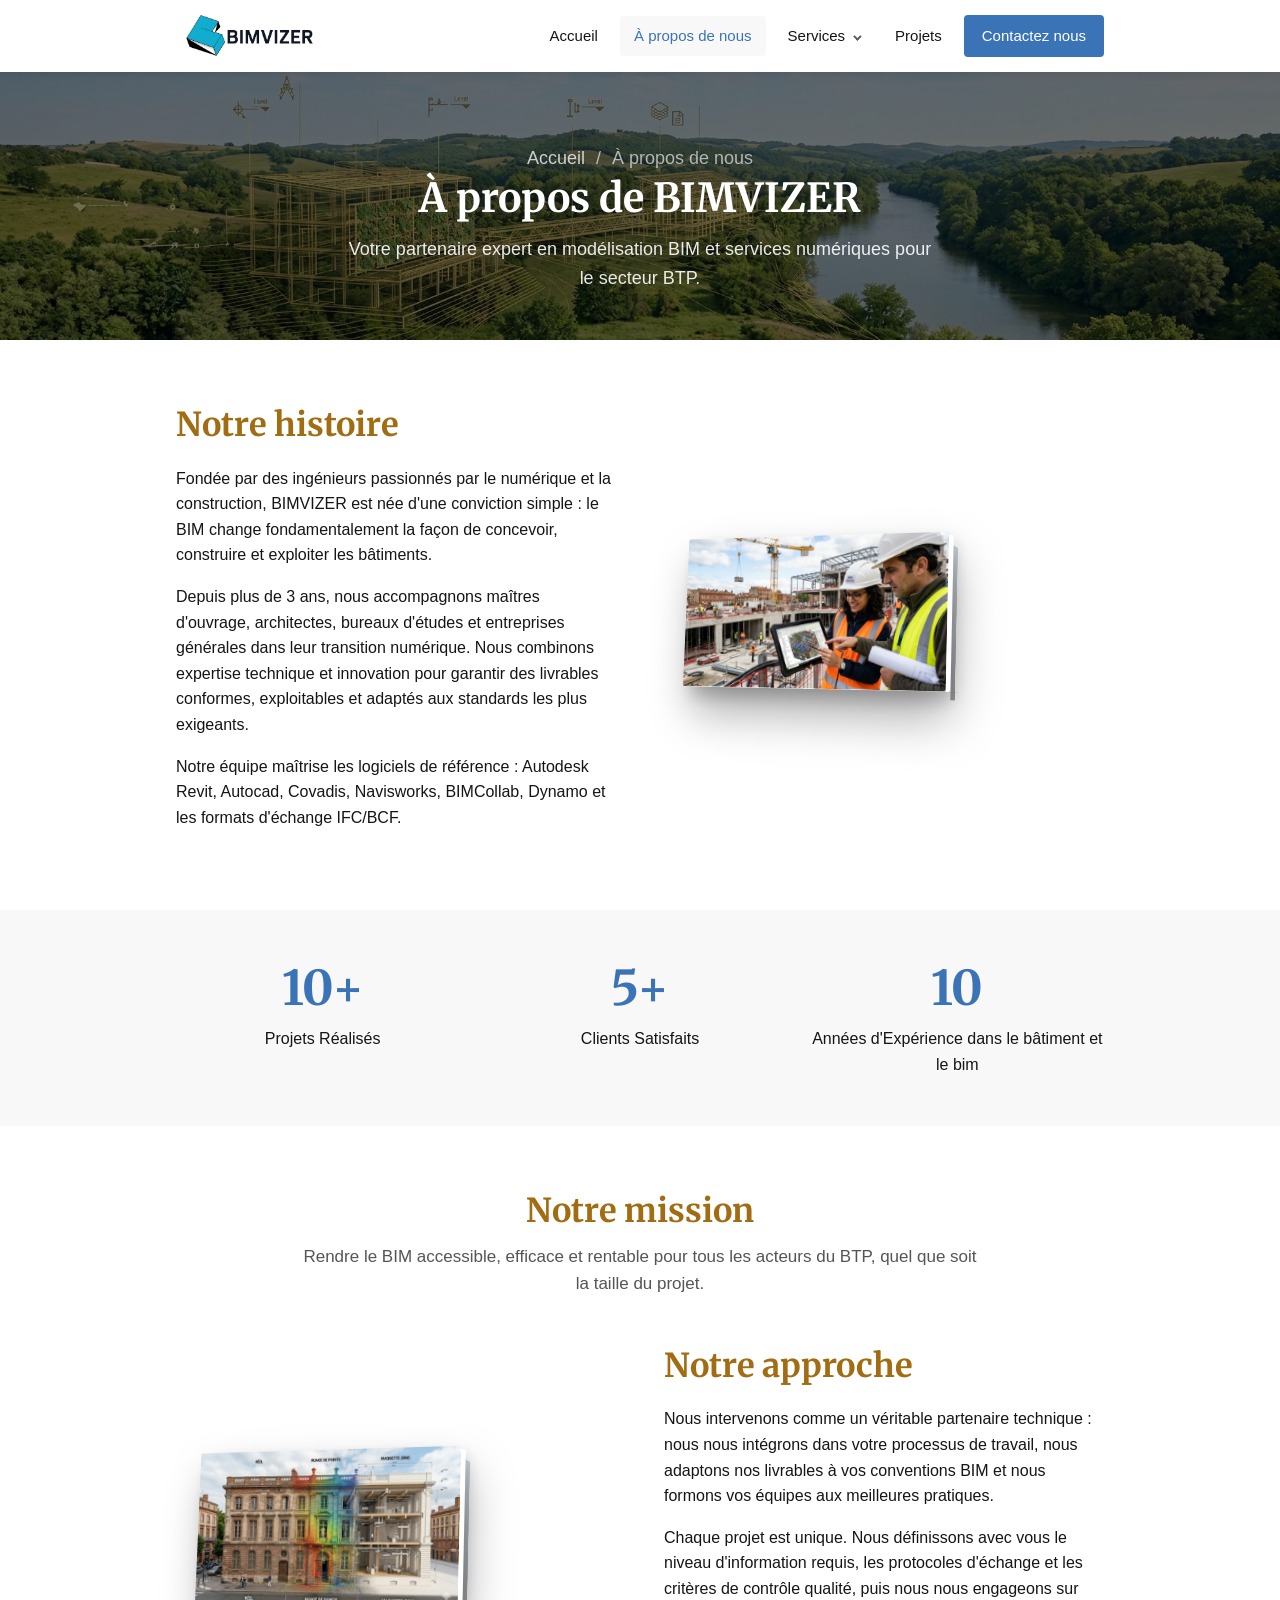
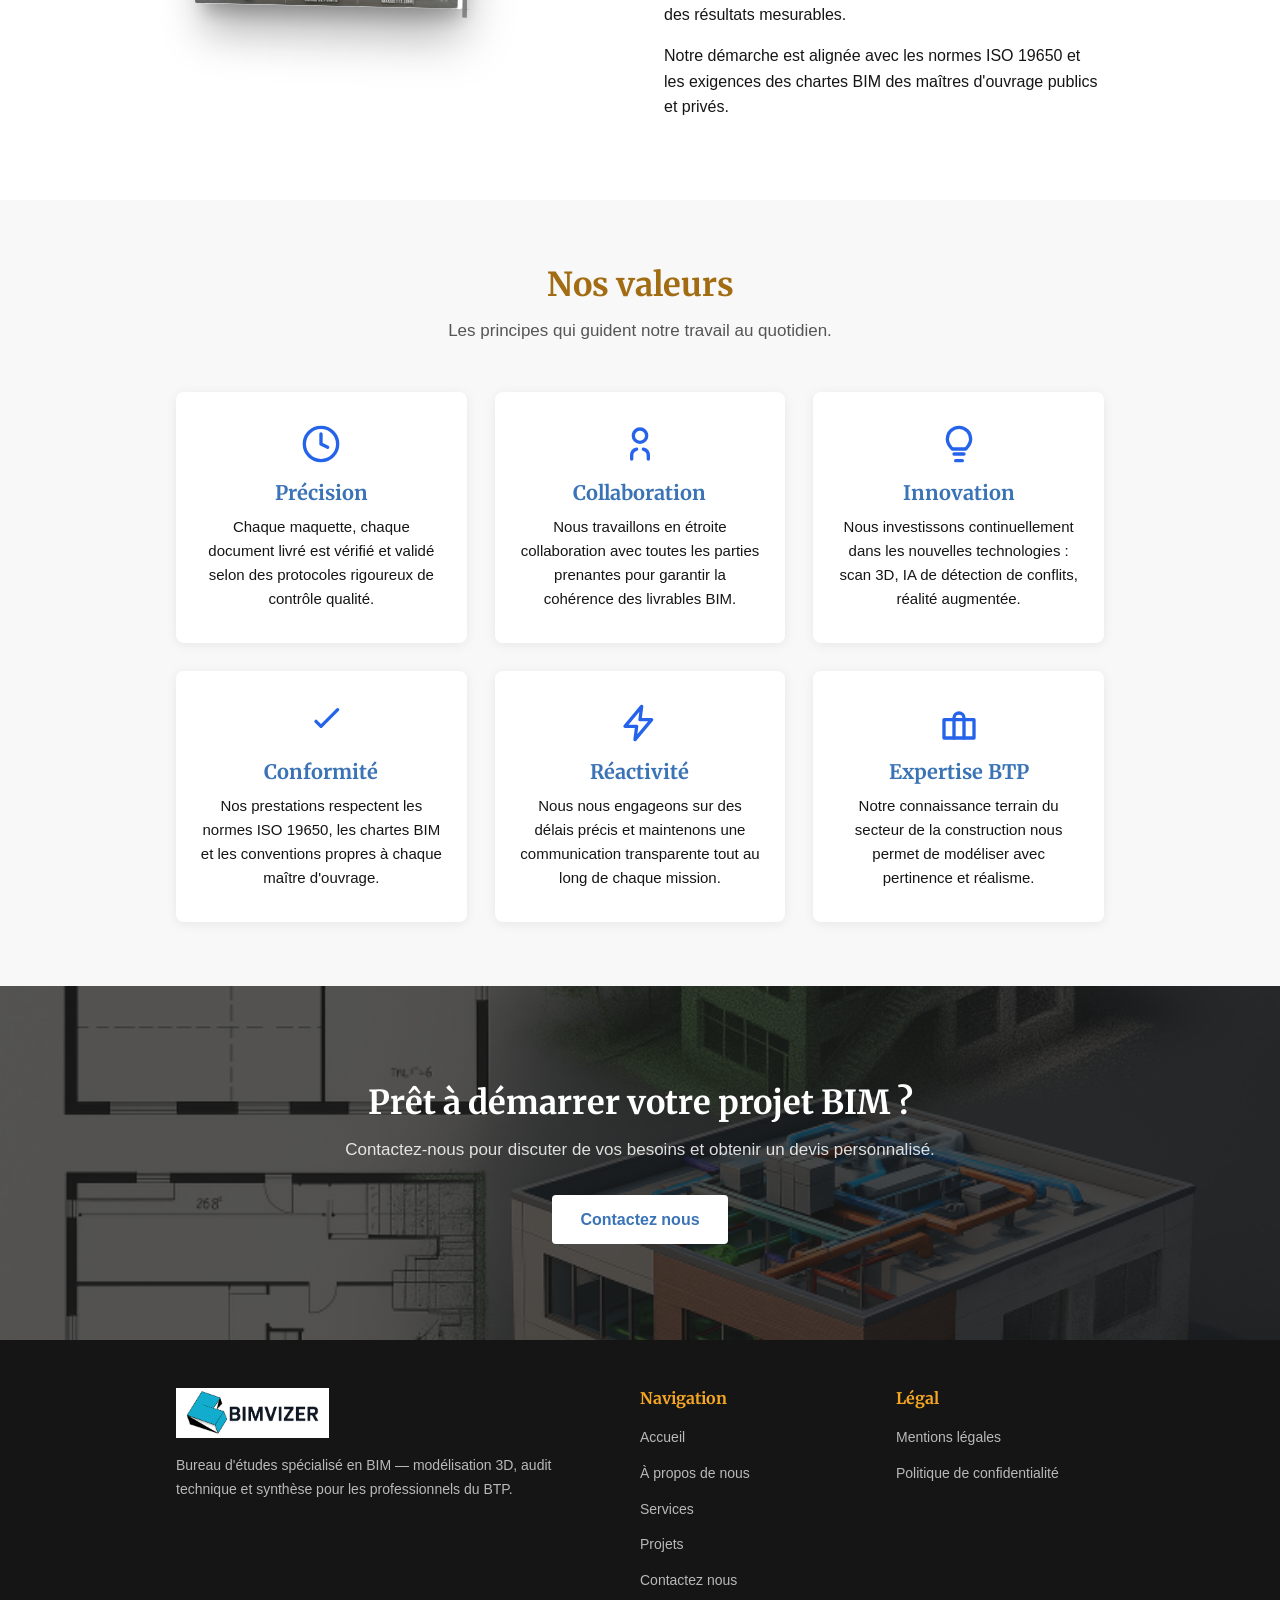
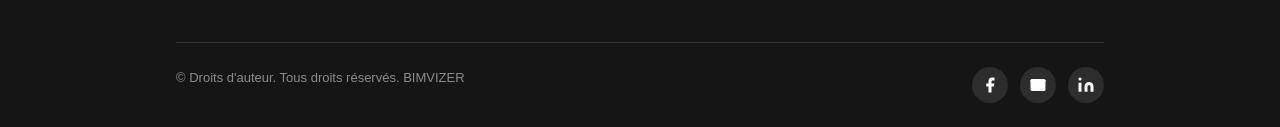
<file: pages/a-propos.html>
<!DOCTYPE html>
<html lang="fr-FR">
<head>
  <meta charset="UTF-8">
  <meta name="viewport" content="width=device-width, initial-scale=1">
  <title>À propos de nous — BIMVIZER</title>
  <meta name="description" content="Découvrez l'équipe et les valeurs de BIMVIZER, bureau d'études spécialisé en BIM.">
  <link rel="icon" href="/favicon.ico">
  <link rel="icon" type="image/png" sizes="32x32" href="/favicon-32x32.png">
  <link rel="icon" type="image/png" sizes="16x16" href="/favicon-16x16.png">
  <link rel="apple-touch-icon" href="/apple-touch-icon.png">
  <link rel="manifest" href="/site.webmanifest">
  <link rel="stylesheet" href="../css/style.css">
</head>
<body>

<!-- ===== HEADER ===== -->
<header class="site-header">
  <div class="header-inner">
    <a href="../index.html" class="logo-link">
      <img src="../assets/images/logo-nav.png" alt="BIMVIZER" height="48">
    </a>
    <input type="checkbox" id="nav-toggle" class="nav-toggle">
    <label for="nav-toggle" class="nav-toggle-label" aria-label="Menu">
      <span></span><span></span><span></span>
    </label>
    <nav class="site-nav" aria-label="Navigation principale">
      <a href="../index.html">Accueil</a>
      <a href="a-propos.html" class="active">À propos de nous</a>
      <div class="nav-dropdown">
        <a href="services.html">Services</a>
        <div class="nav-dropdown__menu">
          <a href="modelisation-3d.html">Modélisation 3D BIM</a>
          <a href="audit-bim.html">Audit & Contrôle qualité BIM</a>
          <a href="coordination-bim.html">Synthèse BIM</a>
          <a href="services.html#releve">Relevé / Scan 3D</a>
        </div>
      </div>
      <a href="projets.html">Projets</a>
      <a href="contact.html" class="nav-cta">Contactez nous</a>
    </nav>
  </div>
</header>

<!-- ===== PAGE HERO ===== -->
<section class="page-hero">
  <div class="container">
    <p class="breadcrumb"><a href="../index.html">Accueil</a> <span>/</span> À propos de nous</p>
    <h1>À propos de BIMVIZER</h1>
    <p>Votre partenaire expert en modélisation BIM et services numériques pour le secteur BTP.</p>
  </div>
</section>

<!-- ===== QUI SOMMES-NOUS ===== -->
<section class="section section--white">
  <div class="container">
    <div class="about-grid">
      <div class="about-text fade-up">
        <h2>Notre histoire</h2>
        <p>Fondée par des ingénieurs passionnés par le numérique et la construction, BIMVIZER est née d'une conviction simple&nbsp;: le BIM change fondamentalement la façon de concevoir, construire et exploiter les bâtiments.</p>
        <p>Depuis plus de 3 ans, nous accompagnons maîtres d'ouvrage, architectes, bureaux d'études et entreprises générales dans leur transition numérique. Nous combinons expertise technique et innovation pour garantir des livrables conformes, exploitables et adaptés aux standards les plus exigeants.</p>
        <p>Notre équipe maîtrise les logiciels de référence&nbsp;: Autodesk Revit, Autocad, Covadis, Navisworks, BIMCollab, Dynamo et les formats d'échange IFC/BCF.</p>
      </div>
      <div class="about-images fade-up">
        <div class="img-3d-wrap">
          <img src="../assets/images/team-bim.png" alt="Équipe BIMVIZER sur chantier">
        </div>
      </div>
    </div>
  </div>
</section>

<!-- ===== STATS ===== -->
<section class="stats-section">
  <div class="container">
    <div class="stats-grid">
      <div class="stat-item fade-up">
        <h2>10+</h2>
        <p>Projets Réalisés</p>
      </div>
      <div class="stat-item fade-up">
        <h2>5+</h2>
        <p>Clients Satisfaits</p>
      </div>
      <div class="stat-item fade-up">
        <h2>10</h2>
        <p>Années d'Expérience dans le bâtiment et le bim</p>
      </div>
    </div>
  </div>
</section>

<!-- ===== NOTRE MISSION ===== -->
<section class="section section--white">
  <div class="container">
    <div class="section-title fade-up">
      <h2>Notre mission</h2>
      <p>Rendre le BIM accessible, efficace et rentable pour tous les acteurs du BTP, quel que soit la taille du projet.</p>
    </div>
    <div class="about-grid" style="align-items:center">
      <div class="about-images fade-up">
        <div class="img-3d-wrap">
          <img src="../assets/images/scan3d.png" alt="Scan 3D et réalité BIM">
        </div>
      </div>
      <div class="about-text fade-up">
        <h2>Notre approche</h2>
        <p>Nous intervenons comme un véritable partenaire technique&nbsp;: nous nous intégrons dans votre processus de travail, nous adaptons nos livrables à vos conventions BIM et nous formons vos équipes aux meilleures pratiques.</p>
        <p>Chaque projet est unique. Nous définissons avec vous le niveau d'information requis, les protocoles d'échange et les critères de contrôle qualité, puis nous nous engageons sur des résultats mesurables.</p>
        <p>Notre démarche est alignée avec les normes ISO 19650 et les exigences des chartes BIM des maîtres d'ouvrage publics et privés.</p>
      </div>
    </div>
  </div>
</section>

<!-- ===== NOS VALEURS ===== -->
<section class="section section--light">
  <div class="container">
    <div class="section-title fade-up">
      <h2>Nos valeurs</h2>
      <p>Les principes qui guident notre travail au quotidien.</p>
    </div>
    <div class="values-grid">
      <div class="value-card fade-up">
        <div class="value-card__icon">
          <svg width="40" height="40" fill="none" stroke="#2563eb" stroke-width="2" stroke-linecap="round" stroke-linejoin="round" viewBox="0 0 24 24">
            <circle cx="12" cy="12" r="10"/>
            <path d="M12 6v6l4 2"/>
          </svg>
        </div>
        <h3>Précision</h3>
        <p>Chaque maquette, chaque document livré est vérifié et validé selon des protocoles rigoureux de contrôle qualité.</p>
      </div>
      <div class="value-card fade-up">
        <div class="value-card__icon">
          <svg width="40" height="40" fill="none" stroke="#2563eb" stroke-width="2" stroke-linecap="round" stroke-linejoin="round" viewBox="0 0 24 24">
            <path d="M17 21v-2a4 4 0 0 0-3-3.87"/>
            <path d="M7 21v-2a4 4 0 0 1 3-3.87"/>
            <circle cx="12" cy="7" r="4"/>
          </svg>
        </div>
        <h3>Collaboration</h3>
        <p>Nous travaillons en étroite collaboration avec toutes les parties prenantes pour garantir la cohérence des livrables BIM.</p>
      </div>
      <div class="value-card fade-up">
        <div class="value-card__icon">
          <svg width="40" height="40" fill="none" stroke="#2563eb" stroke-width="2" stroke-linecap="round" stroke-linejoin="round" viewBox="0 0 24 24">
            <path d="M9 18h6"/>
            <path d="M10 22h4"/>
            <path d="M12 2a7 7 0 0 1 7 7c0 3-2 5-3 6H8c-1-1-3-3-3-6a7 7 0 0 1 7-7z"/>
          </svg>
        </div>
        <h3>Innovation</h3>
        <p>Nous investissons continuellement dans les nouvelles technologies&nbsp;: scan 3D, IA de détection de conflits, réalité augmentée.</p>
      </div>
      <div class="value-card fade-up">
        <div class="value-card__icon">
          <svg width="40" height="40" fill="none" stroke="#2563eb" stroke-width="2" stroke-linecap="round" stroke-linejoin="round" viewBox="0 0 24 24">
            <path d="M9 11l3 3L22 4"/>
          </svg>
        </div>
        <h3>Conformité</h3>
        <p>Nos prestations respectent les normes ISO 19650, les chartes BIM et les conventions propres à chaque maître d'ouvrage.</p>
      </div>
      <div class="value-card fade-up">
        <div class="value-card__icon">
          <svg width="40" height="40" fill="none" stroke="#2563eb" stroke-width="2" stroke-linecap="round" stroke-linejoin="round" viewBox="0 0 24 24">
            <path d="M13 2L3 14h7l-1 8 10-12h-7l1-8z"/>
          </svg>
        </div>
        <h3>Réactivité</h3>
        <p>Nous nous engageons sur des délais précis et maintenons une communication transparente tout au long de chaque mission.</p>
      </div>
      <div class="value-card fade-up">
        <div class="value-card__icon">
          <svg width="40" height="40" fill="none" stroke="#2563eb" stroke-width="2" stroke-linecap="round" stroke-linejoin="round" viewBox="0 0 24 24">
            <rect x="3" y="10" width="18" height="11"/>
            <path d="M9 21V9a3 3 0 0 1 6 0v12"/>
          </svg>
        </div>
        <h3>Expertise BTP</h3>
        <p>Notre connaissance terrain du secteur de la construction nous permet de modéliser avec pertinence et réalisme.</p>
      </div>
    </div>
  </div>
</section>

<!-- ===== CTA ===== -->
<section class="service-section service-section--overlay">
  <div class="container" style="text-align:center;padding:32px 0">
    <div class="section-title section-title--white fade-up" style="margin-bottom:32px">
      <h2>Prêt à démarrer votre projet BIM&nbsp;?</h2>
      <p>Contactez-nous pour discuter de vos besoins et obtenir un devis personnalisé.</p>
    </div>
    <a href="contact.html" class="btn btn--white fade-up">Contactez nous</a>
  </div>
</section>

<!-- ===== FOOTER ===== -->
<footer class="site-footer">
  <div class="footer-inner">
    <div class="footer-top">
      <div class="footer-brand">
        <img src="/assets/images/logo-nav.png" alt="BIMVIZER">
        <p>Bureau d'études spécialisé en BIM&nbsp;— modélisation 3D, audit technique et synthèse pour les professionnels du BTP.</p>
      </div>
      <div class="footer-col">
        <h4>Navigation</h4>
        <ul>
          <li><a href="../index.html">Accueil</a></li>
          <li><a href="a-propos.html">À propos de nous</a></li>
          <li><a href="services.html">Services</a></li>
          <li><a href="projets.html">Projets</a></li>
          <li><a href="contact.html">Contactez nous</a></li>
        </ul>
      </div>
      <div class="footer-col">
        <h4>Légal</h4>
        <ul>
          <li><a href="/pages/mentions-legales.html">Mentions légales</a></li>
          <li><a href="/pages/politique-confidentialite.html">Politique de confidentialité</a></li>
        </ul>
      </div>
    </div>
    <div class="footer-bottom">
      <p class="footer-copy">&copy; Droits d'auteur. Tous droits réservés. BIMVIZER</p>
      <div class="social-links">
        <a href="https://www.facebook.com/" target="_blank" rel="noopener" aria-label="Facebook">
          <svg viewBox="0 0 24 24"><path d="M18 2h-3a5 5 0 0 0-5 5v3H7v4h3v8h4v-8h3l1-4h-4V7a1 1 0 0 1 1-1h3z"/></svg>
        </a>
        <a href="mailto:etudes@bimvizer.com" aria-label="Email">
          <svg viewBox="0 0 24 24"><path d="M4 4h16c1.1 0 2 .9 2 2v12c0 1.1-.9 2-2 2H4c-1.1 0-2-.9-2-2V6c0-1.1.9-2 2-2z"/><polyline points="22,6 12,13 2,6" style="fill:none;stroke:currentColor;stroke-width:2"/></svg>
        </a>
        <a href="https://www.linkedin.com/company/bimvizer/" target="_blank" rel="noopener noreferrer" aria-label="LinkedIn">
          <svg viewBox="0 0 24 24"><path d="M16 8a6 6 0 0 1 6 6v7h-4v-7a2 2 0 0 0-2-2 2 2 0 0 0-2 2v7h-4v-7a6 6 0 0 1 6-6z"/><rect x="2" y="9" width="4" height="12"/><circle cx="4" cy="4" r="2"/></svg>
        </a>
      </div>
    </div>
  </div>
</footer>

<script>
(function(){
  var els = document.querySelectorAll('.fade-up');
  if (!('IntersectionObserver' in window)) { els.forEach(function(el){ el.classList.add('is-visible'); }); return; }
  var io = new IntersectionObserver(function(entries){
    entries.forEach(function(e){ if(e.isIntersecting){ e.target.classList.add('is-visible'); io.unobserve(e.target); } });
  }, { threshold: 0.1 });
  els.forEach(function(el){ io.observe(el); });
})();
</script>
</body>
</html>
</file>
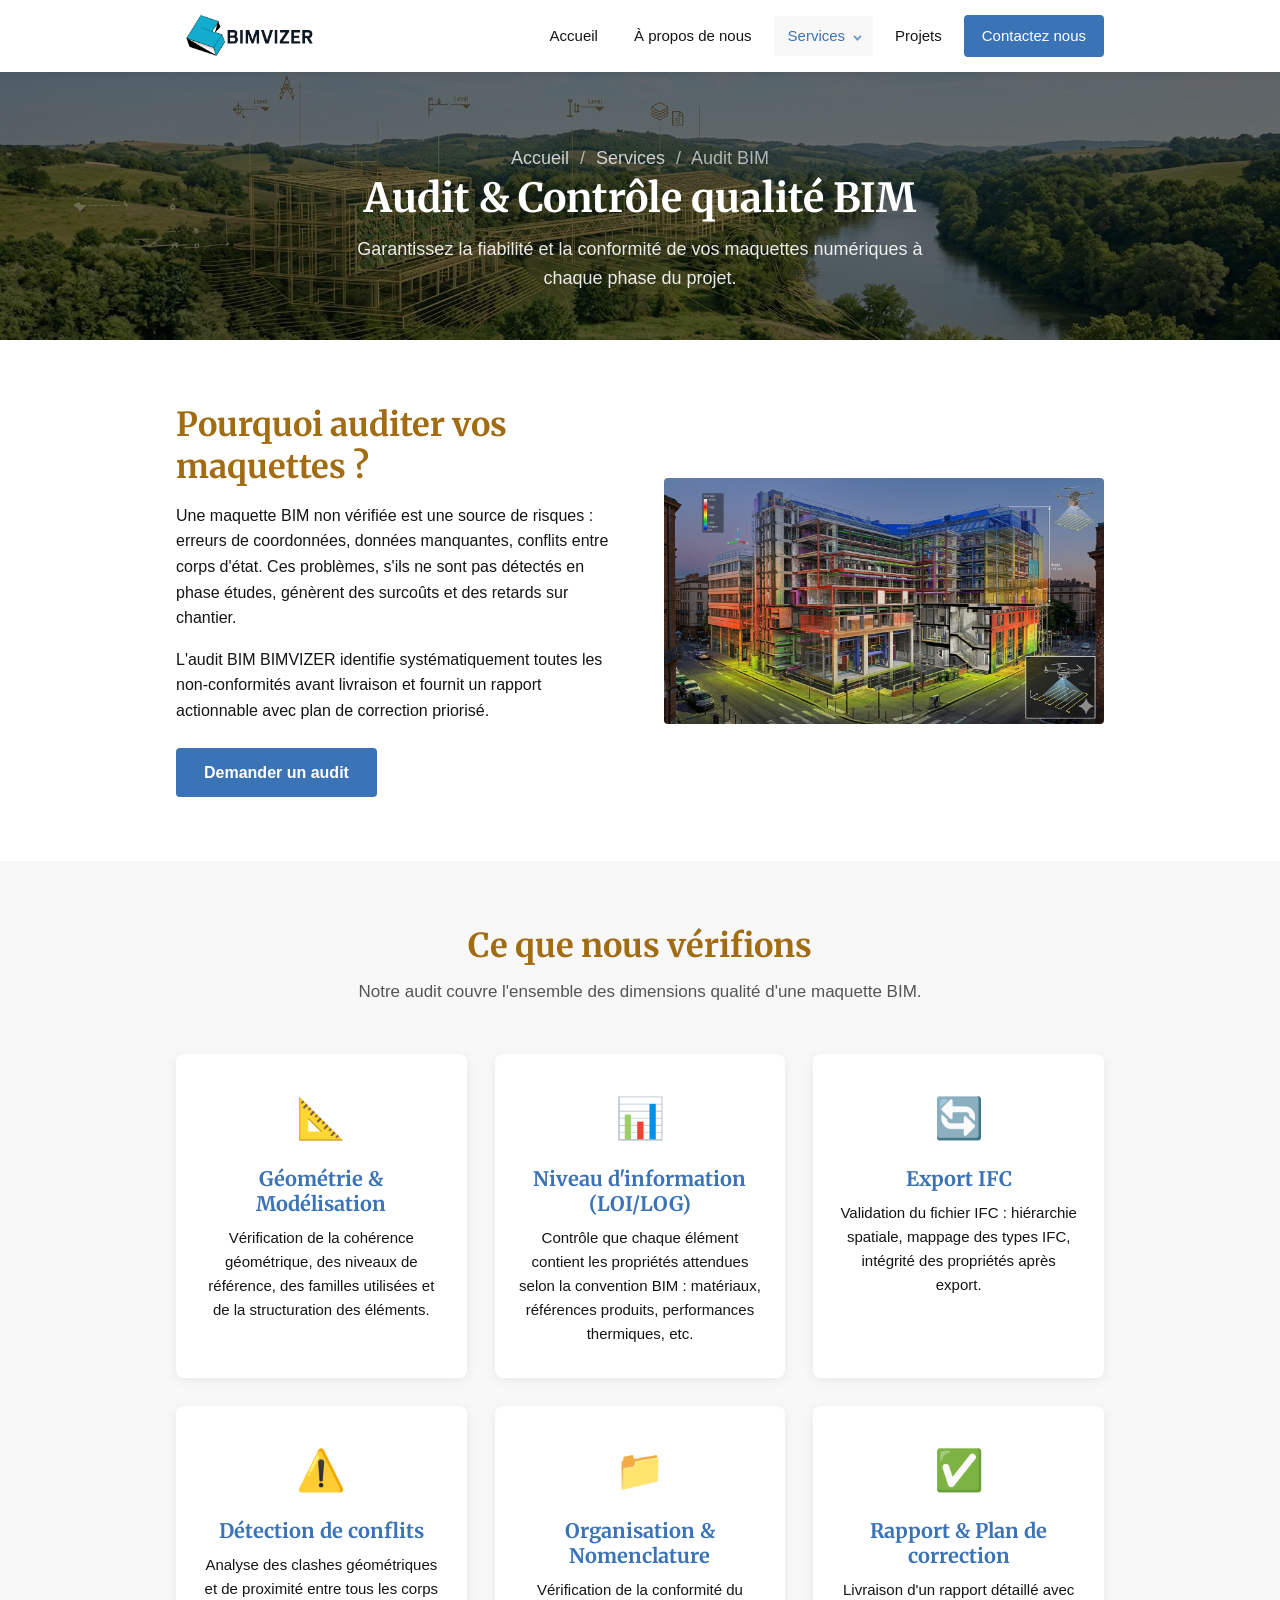
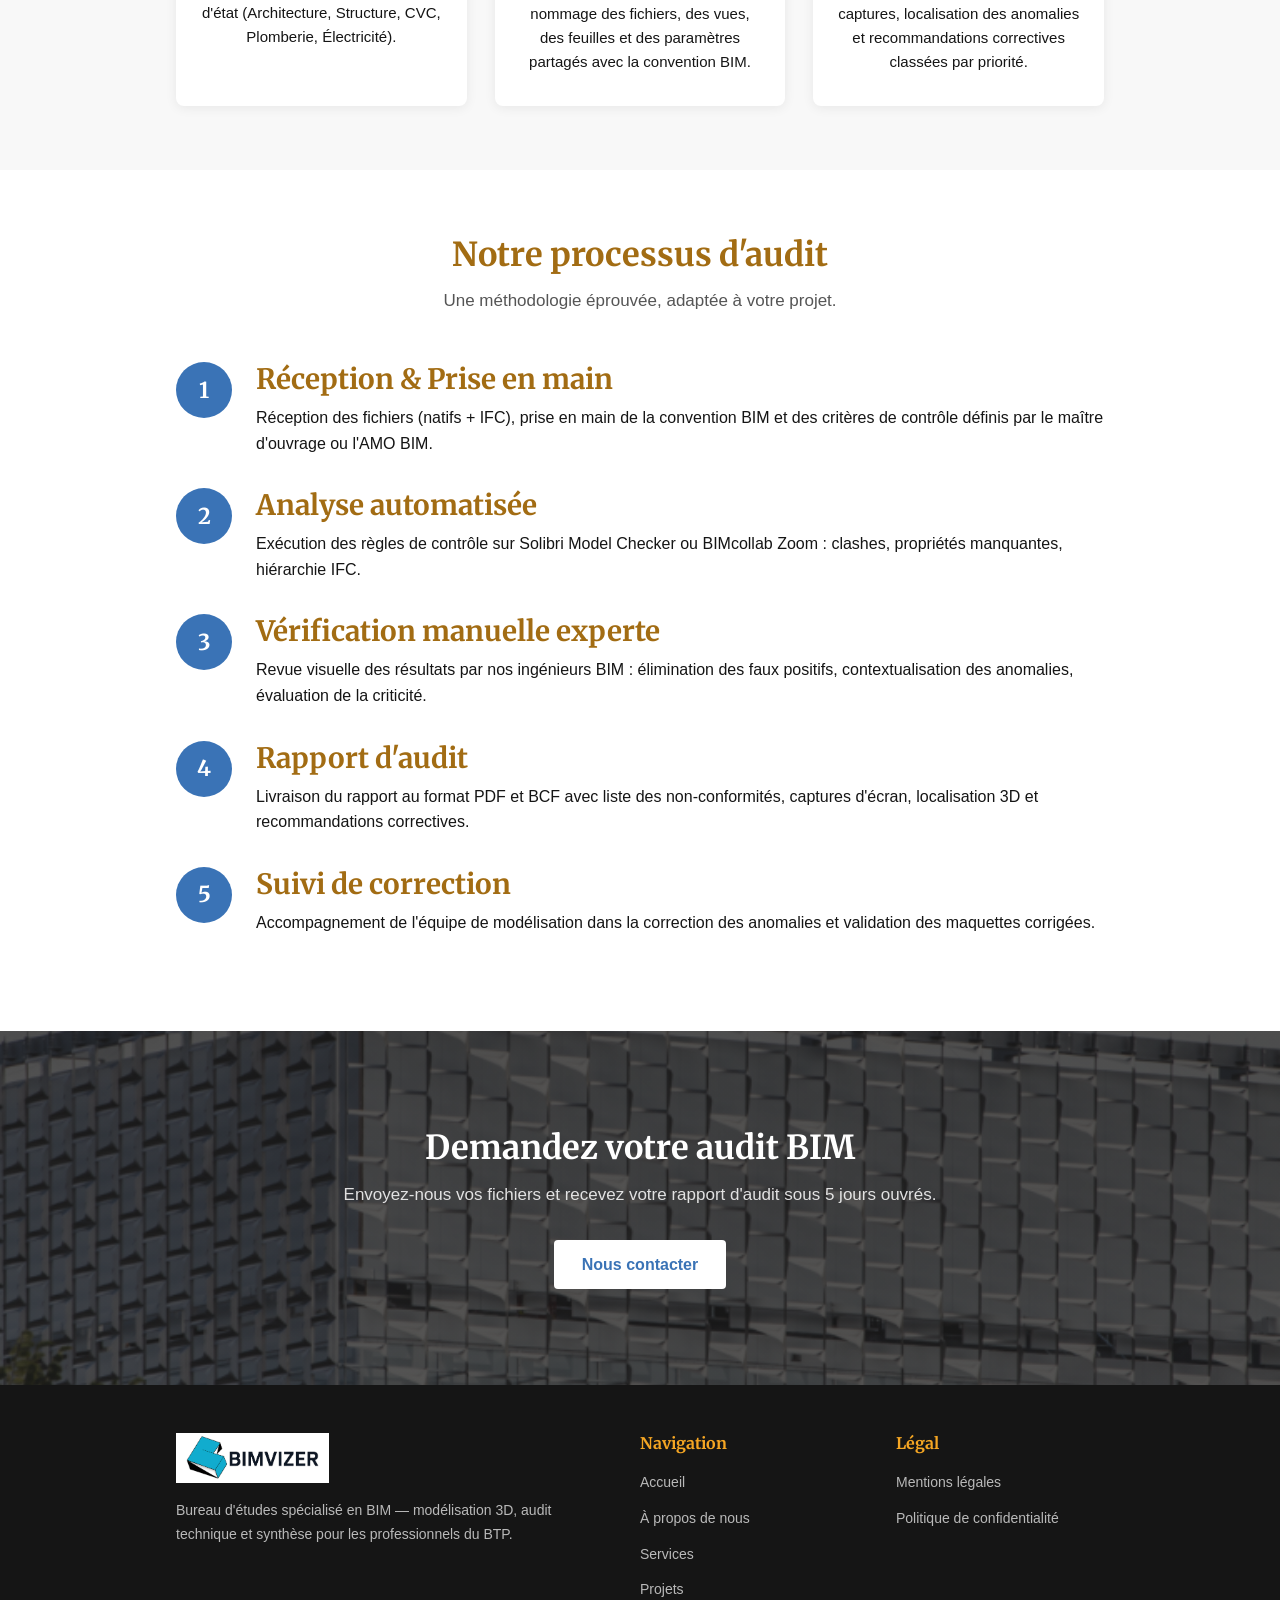
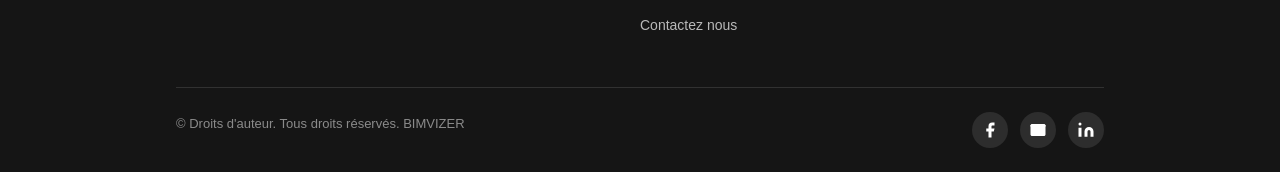
<file: pages/audit-bim.html>
<!DOCTYPE html>
<html lang="fr-FR">
<head>
  <meta charset="UTF-8">
  <meta name="viewport" content="width=device-width, initial-scale=1">
  <title>Audit BIM — BIMVIZER</title>
  <meta name="description" content="Audit et contrôle qualité de maquettes BIM par BIMVIZER. Vérification IFC, LOI/LOG, détection de clashes.">
  <link rel="icon" href="/favicon.ico">
  <link rel="icon" type="image/png" sizes="32x32" href="/favicon-32x32.png">
  <link rel="icon" type="image/png" sizes="16x16" href="/favicon-16x16.png">
  <link rel="apple-touch-icon" href="/apple-touch-icon.png">
  <link rel="manifest" href="/site.webmanifest">
  <link rel="stylesheet" href="../css/style.css">
</head>
<body>

<header class="site-header">
  <div class="header-inner">
    <a href="../index.html" class="logo-link">
      <img src="../assets/images/logo-nav.png" alt="BIMVIZER" height="48">
    </a>
    <input type="checkbox" id="nav-toggle" class="nav-toggle">
    <label for="nav-toggle" class="nav-toggle-label" aria-label="Menu">
      <span></span><span></span><span></span>
    </label>
    <nav class="site-nav" aria-label="Navigation principale">
      <a href="../index.html">Accueil</a>
      <a href="a-propos.html">À propos de nous</a>
      <div class="nav-dropdown">
        <a href="services.html" class="active">Services</a>
        <div class="nav-dropdown__menu">
          <a href="modelisation-3d.html">Modélisation 3D BIM</a>
          <a href="audit-bim.html">Audit & Contrôle qualité BIM</a>
          <a href="coordination-bim.html">Synthèse BIM</a>
          <a href="services.html#releve">Relevé / Scan 3D</a>
        </div>
      </div>
      <a href="projets.html">Projets</a>
      <a href="contact.html" class="nav-cta">Contactez nous</a>
    </nav>
  </div>
</header>

<section class="page-hero">
  <div class="container">
    <p class="breadcrumb"><a href="../index.html">Accueil</a> <span>/</span> <a href="services.html">Services</a> <span>/</span> Audit BIM</p>
    <h1>Audit & Contrôle qualité BIM</h1>
    <p>Garantissez la fiabilité et la conformité de vos maquettes numériques à chaque phase du projet.</p>
  </div>
</section>

<!-- INTRO -->
<section class="section section--white">
  <div class="container">
    <div class="service-layout">
      <div class="service-text fade-up">
        <h2>Pourquoi auditer vos maquettes&nbsp;?</h2>
        <p>Une maquette BIM non vérifiée est une source de risques&nbsp;: erreurs de coordonnées, données manquantes, conflits entre corps d'état. Ces problèmes, s'ils ne sont pas détectés en phase études, génèrent des surcoûts et des retards sur chantier.</p>
        <p>L'audit BIM BIMVIZER identifie systématiquement toutes les non-conformités avant livraison et fournit un rapport actionnable avec plan de correction priorisé.</p>
        <a href="contact.html" class="btn btn--primary">Demander un audit</a>
      </div>
      <div class="service-image fade-up">
        <img src="../assets/images/audit-bim.png" alt="Audit BIM maquette numérique">
      </div>
    </div>
  </div>
</section>

<!-- CE QUE NOUS VÉRIFIONS -->
<section class="section section--light">
  <div class="container">
    <div class="section-title fade-up">
      <h2>Ce que nous vérifions</h2>
      <p>Notre audit couvre l'ensemble des dimensions qualité d'une maquette BIM.</p>
    </div>
    <div class="values-grid">
      <div class="value-card fade-up">
        <div class="value-card__icon">📐</div>
        <h3>Géométrie & Modélisation</h3>
        <p>Vérification de la cohérence géométrique, des niveaux de référence, des familles utilisées et de la structuration des éléments.</p>
      </div>
      <div class="value-card fade-up">
        <div class="value-card__icon">📊</div>
        <h3>Niveau d'information (LOI/LOG)</h3>
        <p>Contrôle que chaque élément contient les propriétés attendues selon la convention BIM&nbsp;: matériaux, références produits, performances thermiques, etc.</p>
      </div>
      <div class="value-card fade-up">
        <div class="value-card__icon">🔄</div>
        <h3>Export IFC</h3>
        <p>Validation du fichier IFC&nbsp;: hiérarchie spatiale, mappage des types IFC, intégrité des propriétés après export.</p>
      </div>
      <div class="value-card fade-up">
        <div class="value-card__icon">⚠️</div>
        <h3>Détection de conflits</h3>
        <p>Analyse des clashes géométriques et de proximité entre tous les corps d'état (Architecture, Structure, CVC, Plomberie, Électricité).</p>
      </div>
      <div class="value-card fade-up">
        <div class="value-card__icon">📁</div>
        <h3>Organisation & Nomenclature</h3>
        <p>Vérification de la conformité du nommage des fichiers, des vues, des feuilles et des paramètres partagés avec la convention BIM.</p>
      </div>
      <div class="value-card fade-up">
        <div class="value-card__icon">✅</div>
        <h3>Rapport & Plan de correction</h3>
        <p>Livraison d'un rapport détaillé avec captures, localisation des anomalies et recommandations correctives classées par priorité.</p>
      </div>
    </div>
  </div>
</section>

<!-- PROCESSUS D'AUDIT -->
<section class="section section--white">
  <div class="container">
    <div class="section-title fade-up">
      <h2>Notre processus d'audit</h2>
      <p>Une méthodologie éprouvée, adaptée à votre projet.</p>
    </div>
    <div class="process-steps">
      <div class="process-step fade-up">
        <div class="step-num">1</div>
        <div class="step-body">
          <h3>Réception & Prise en main</h3>
          <p>Réception des fichiers (natifs + IFC), prise en main de la convention BIM et des critères de contrôle définis par le maître d'ouvrage ou l'AMO BIM.</p>
        </div>
      </div>
      <div class="process-step fade-up">
        <div class="step-num">2</div>
        <div class="step-body">
          <h3>Analyse automatisée</h3>
          <p>Exécution des règles de contrôle sur Solibri Model Checker ou BIMcollab Zoom&nbsp;: clashes, propriétés manquantes, hiérarchie IFC.</p>
        </div>
      </div>
      <div class="process-step fade-up">
        <div class="step-num">3</div>
        <div class="step-body">
          <h3>Vérification manuelle experte</h3>
          <p>Revue visuelle des résultats par nos ingénieurs BIM&nbsp;: élimination des faux positifs, contextualisation des anomalies, évaluation de la criticité.</p>
        </div>
      </div>
      <div class="process-step fade-up">
        <div class="step-num">4</div>
        <div class="step-body">
          <h3>Rapport d'audit</h3>
          <p>Livraison du rapport au format PDF et BCF avec liste des non-conformités, captures d'écran, localisation 3D et recommandations correctives.</p>
        </div>
      </div>
      <div class="process-step fade-up">
        <div class="step-num">5</div>
        <div class="step-body">
          <h3>Suivi de correction</h3>
          <p>Accompagnement de l'équipe de modélisation dans la correction des anomalies et validation des maquettes corrigées.</p>
        </div>
      </div>
    </div>
  </div>
</section>

<!-- CTA -->
<section class="service-section service-section--overlay" style="--service-bg-img:url('../assets/images/bim-model-1.png')">
  <div class="container" style="text-align:center;padding:32px 0">
    <div class="section-title section-title--white fade-up" style="margin-bottom:32px">
      <h2>Demandez votre audit BIM</h2>
      <p>Envoyez-nous vos fichiers et recevez votre rapport d'audit sous 5 jours ouvrés.</p>
    </div>
    <a href="contact.html" class="btn btn--white fade-up">Nous contacter</a>
  </div>
</section>

<footer class="site-footer">
  <div class="footer-inner">
    <div class="footer-top">
      <div class="footer-brand">
        <img src="/assets/images/logo-nav.png" alt="BIMVIZER">
        <p>Bureau d'études spécialisé en BIM&nbsp;— modélisation 3D, audit technique et synthèse pour les professionnels du BTP.</p>
      </div>
      <div class="footer-col">
        <h4>Navigation</h4>
        <ul>
          <li><a href="../index.html">Accueil</a></li>
          <li><a href="a-propos.html">À propos de nous</a></li>
          <li><a href="services.html">Services</a></li>
          <li><a href="projets.html">Projets</a></li>
          <li><a href="contact.html">Contactez nous</a></li>
        </ul>
      </div>
      <div class="footer-col">
        <h4>Légal</h4>
        <ul>
          <li><a href="/pages/mentions-legales.html">Mentions légales</a></li>
          <li><a href="/pages/politique-confidentialite.html">Politique de confidentialité</a></li>
        </ul>
      </div>
    </div>
    <div class="footer-bottom">
      <p class="footer-copy">&copy; Droits d'auteur. Tous droits réservés. BIMVIZER</p>
      <div class="social-links">
        <a href="https://www.facebook.com/" target="_blank" rel="noopener" aria-label="Facebook">
          <svg viewBox="0 0 24 24"><path d="M18 2h-3a5 5 0 0 0-5 5v3H7v4h3v8h4v-8h3l1-4h-4V7a1 1 0 0 1 1-1h3z"/></svg>
        </a>
        <a href="mailto:etudes@bimvizer.com" aria-label="Email">
          <svg viewBox="0 0 24 24"><path d="M4 4h16c1.1 0 2 .9 2 2v12c0 1.1-.9 2-2 2H4c-1.1 0-2-.9-2-2V6c0-1.1.9-2 2-2z"/><polyline points="22,6 12,13 2,6" style="fill:none;stroke:currentColor;stroke-width:2"/></svg>
        </a>
        <a href="https://www.linkedin.com/company/bimvizer/" target="_blank" rel="noopener noreferrer" aria-label="LinkedIn">
          <svg viewBox="0 0 24 24"><path d="M16 8a6 6 0 0 1 6 6v7h-4v-7a2 2 0 0 0-2-2 2 2 0 0 0-2 2v7h-4v-7a6 6 0 0 1 6-6z"/><rect x="2" y="9" width="4" height="12"/><circle cx="4" cy="4" r="2"/></svg>
        </a>
      </div>
    </div>
  </div>
</footer>
<script>
(function(){
  var els = document.querySelectorAll('.fade-up');
  if (!('IntersectionObserver' in window)) { els.forEach(function(el){ el.classList.add('is-visible'); }); return; }
  var io = new IntersectionObserver(function(entries){
    entries.forEach(function(e){ if(e.isIntersecting){ e.target.classList.add('is-visible'); io.unobserve(e.target); } });
  }, { threshold: 0.1 });
  els.forEach(function(el){ io.observe(el); });
})();
</script>
</body>
</html>
</file>
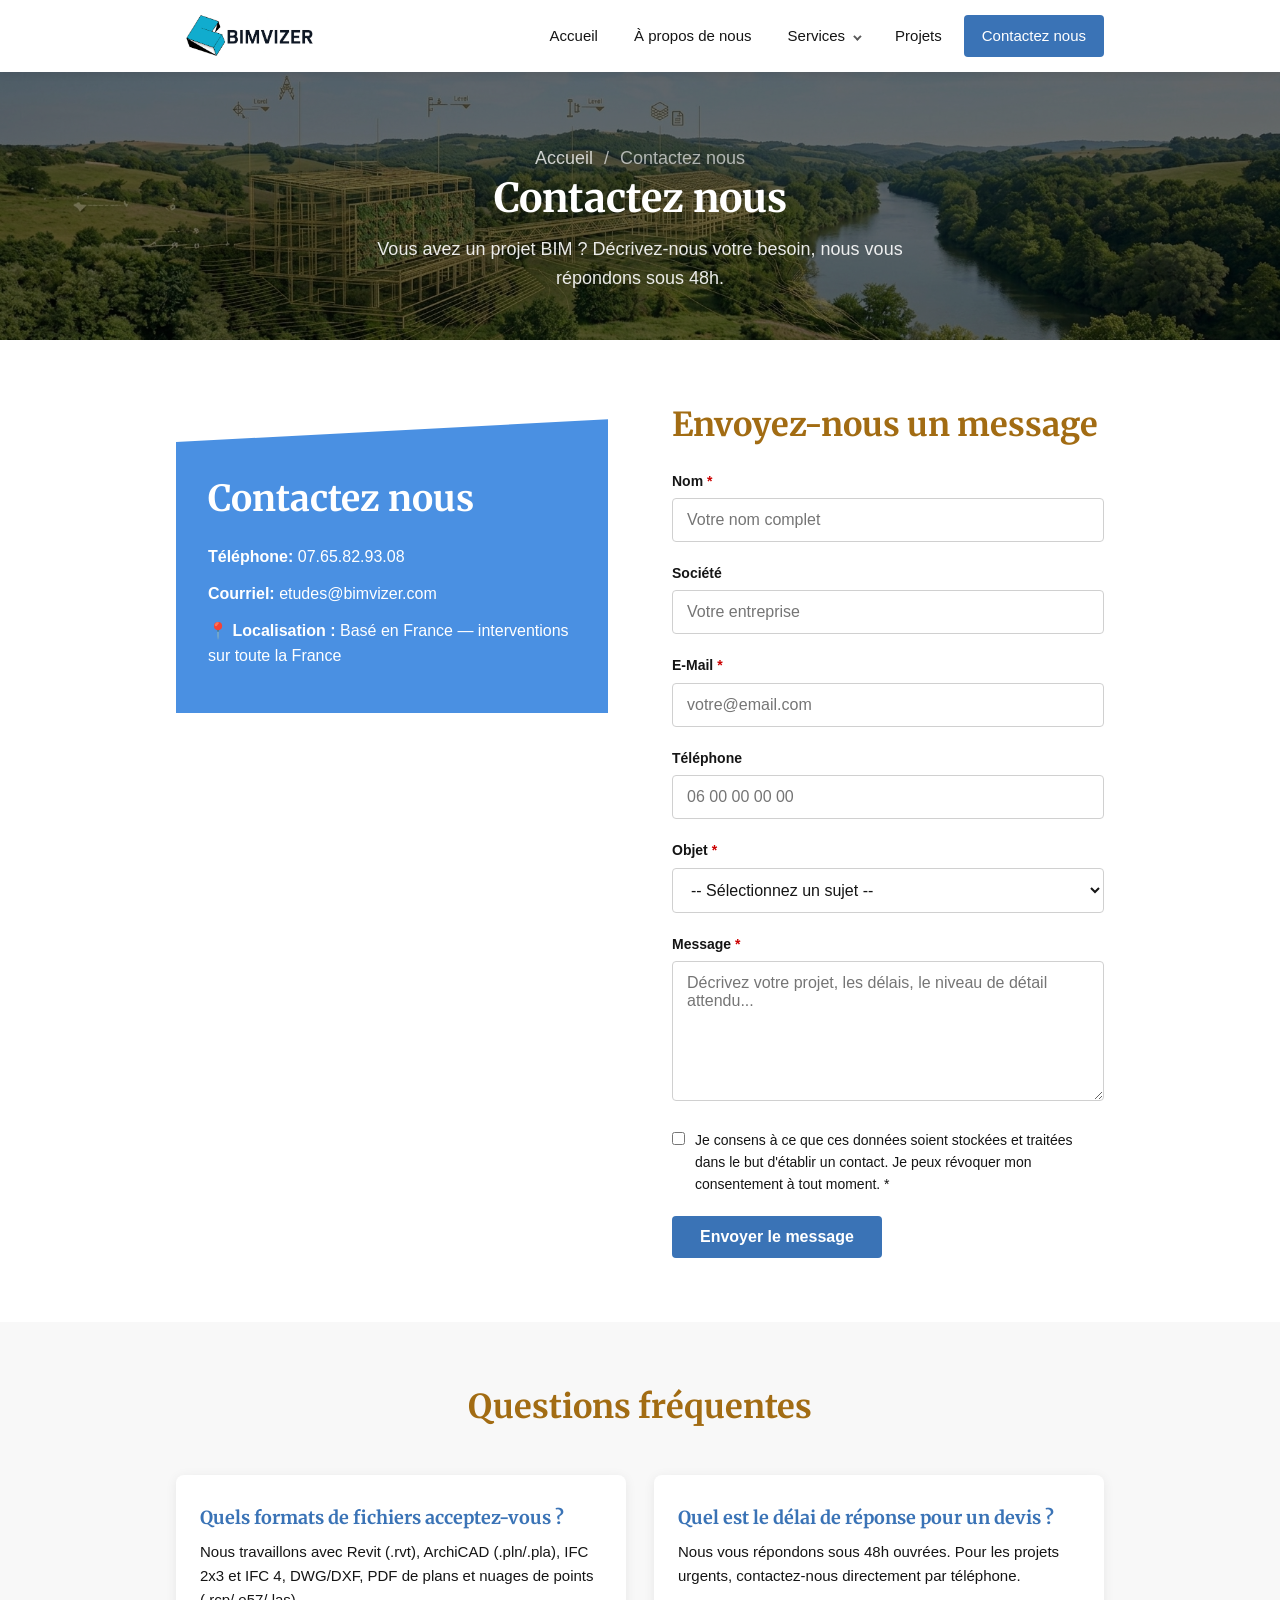
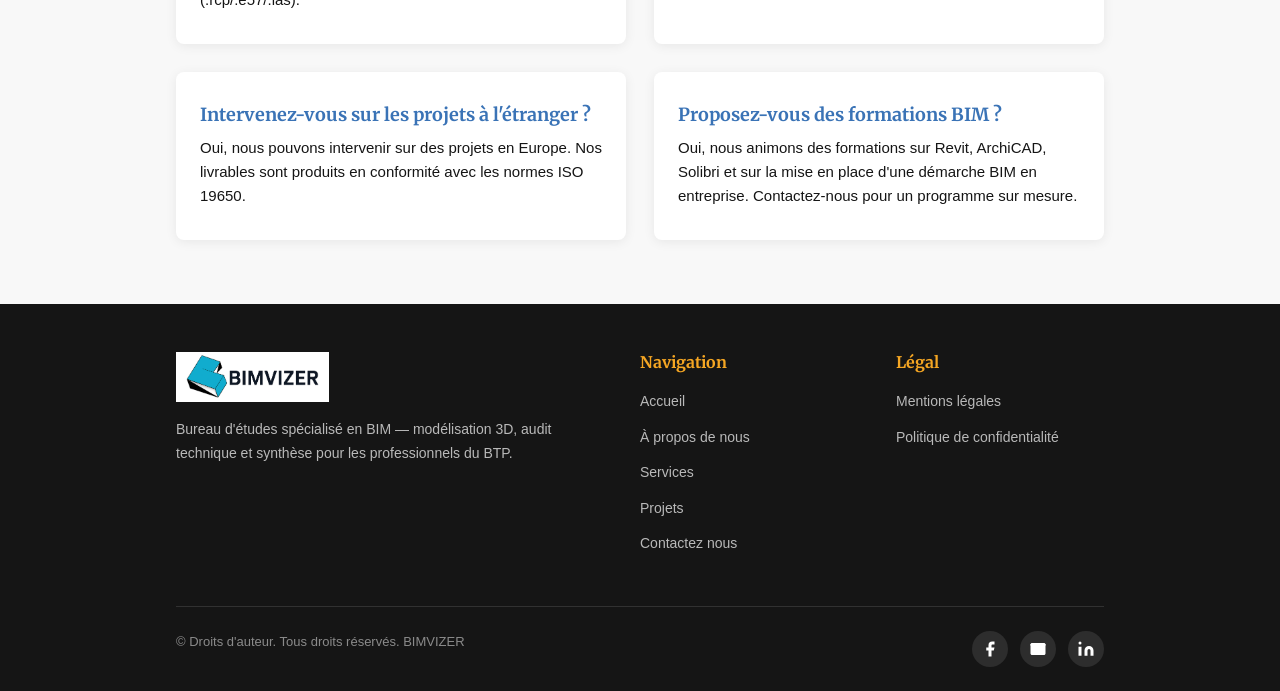
<file: pages/contact.html>
<!DOCTYPE html>
<html lang="fr-FR">
<head>
  <meta charset="UTF-8">
  <meta name="viewport" content="width=device-width, initial-scale=1">
  <title>Contactez nous — BIMVIZER</title>
  <meta name="description" content="Contactez BIMVIZER pour vos projets BIM : modélisation, audit, synthèse. Réponse sous 48h.">
  <link rel="icon" href="/favicon.ico">
  <link rel="icon" type="image/png" sizes="32x32" href="/favicon-32x32.png">
  <link rel="icon" type="image/png" sizes="16x16" href="/favicon-16x16.png">
  <link rel="apple-touch-icon" href="/apple-touch-icon.png">
  <link rel="manifest" href="/site.webmanifest">
  <link rel="stylesheet" href="../css/style.css">
  <style>
    .contact-page-grid {
      display: grid;
      grid-template-columns: 1fr 1fr;
      gap: 64px;
      align-items: start;
    }
    .contact-coordinates {
      position: relative;
      overflow: hidden;
      background: #4A90E2;
      color: var(--white);
      padding: 72px 32px 32px;
    }
    .contact-coordinates::before {
      content: "";
      position: absolute;
      left: 0;
      top: -34px;
      width: 100%;
      height: 72px;
      background: var(--white);
      transform: skewY(-3deg);
      transform-origin: left top;
    }
    .contact-coordinates h2 {
      position: relative;
      color: var(--white);
      font-size: 36px;
      margin-bottom: 24px;
    }
    .contact-coordinates p {
      position: relative;
      color: var(--white);
      font-size: 16px;
      line-height: 1.55;
      margin-bottom: 12px;
    }
    .contact-coordinates a { color: var(--white); }
    @media (max-width: 768px) {
      .contact-page-grid { grid-template-columns: 1fr; gap: 40px; }
      .contact-coordinates { padding: 64px 20px 24px; }
      .contact-coordinates h2 { font-size: 30px; }
    }
  </style>
</head>
<body>

<header class="site-header">
  <div class="header-inner">
    <a href="../index.html" class="logo-link">
      <img src="../assets/images/logo-nav.png" alt="BIMVIZER" height="48">
    </a>
    <input type="checkbox" id="nav-toggle" class="nav-toggle">
    <label for="nav-toggle" class="nav-toggle-label" aria-label="Menu">
      <span></span><span></span><span></span>
    </label>
    <nav class="site-nav" aria-label="Navigation principale">
      <a href="../index.html">Accueil</a>
      <a href="a-propos.html">À propos de nous</a>
      <div class="nav-dropdown">
        <a href="services.html">Services</a>
        <div class="nav-dropdown__menu">
          <a href="modelisation-3d.html">Modélisation 3D BIM</a>
          <a href="audit-bim.html">Audit & Contrôle qualité BIM</a>
          <a href="coordination-bim.html">Synthèse BIM</a>
          <a href="services.html#releve">Relevé / Scan 3D</a>
        </div>
      </div>
      <a href="projets.html">Projets</a>
      <a href="contact.html" class="active nav-cta">Contactez nous</a>
    </nav>
  </div>
</header>

<section class="page-hero">
  <div class="container">
    <p class="breadcrumb"><a href="../index.html">Accueil</a> <span>/</span> Contactez nous</p>
    <h1>Contactez nous</h1>
    <p>Vous avez un projet BIM&nbsp;? Décrivez-nous votre besoin, nous vous répondons sous 48h.</p>
  </div>
</section>

<!-- CONTACT MAIN -->
<section class="section section--white">
  <div class="container">
    <div class="contact-page-grid">

      <!-- INFOS -->
      <div class="contact-coordinates">
        <h2>Contactez nous</h2>
        <p><strong>Téléphone:</strong> <a href="tel:+33765829308">07.65.82.93.08</a></p>
        <p><strong>Courriel:</strong> <a href="mailto:etudes@bimvizer.com">etudes@bimvizer.com</a></p>
        <p><strong>📍 Localisation :</strong> Basé en France — interventions sur toute la France</p>
      </div>

      <!-- FORMULAIRE -->
      <div>
        <h2 style="color:var(--gold);margin-bottom:24px">Envoyez-nous un message</h2>
        <form id="contact-form" novalidate>
          <div class="form-group">
            <label for="name">Nom <span class="required">*</span></label>
            <input type="text" id="name" name="name" class="form-control" required placeholder="Votre nom complet">
          </div>
          <div class="form-group">
            <label for="company">Société</label>
            <input type="text" id="company" name="company" class="form-control" placeholder="Votre entreprise">
          </div>
          <div class="form-group">
            <label for="email">E-Mail <span class="required">*</span></label>
            <input type="email" id="email" name="email" class="form-control" required placeholder="votre@email.com">
          </div>
          <div class="form-group">
            <label for="phone">Téléphone</label>
            <input type="tel" id="phone" name="phone" class="form-control" placeholder="06 00 00 00 00">
          </div>
          <div class="form-group">
            <label for="subject">Objet <span class="required">*</span></label>
            <select id="subject" name="subject" class="form-control" required>
              <option value="">-- Sélectionnez un sujet --</option>
              <option value="modelisation">Modélisation 3D BIM</option>
              <option value="audit">Audit & Contrôle qualité BIM</option>
              <option value="coordination">Synthèse BIM</option>
              <option value="conseil">Conseil & Management BIM</option>
              <option value="scan">Scan 3D & Relevé numérique</option>
              <option value="autre">Autre demande</option>
            </select>
          </div>
          <div class="form-group">
            <label for="message">Message <span class="required">*</span></label>
            <textarea id="message" name="message" class="form-control" required placeholder="Décrivez votre projet, les délais, le niveau de détail attendu..."></textarea>
          </div>
          <div class="form-check">
            <input type="checkbox" id="consent" name="consent" required>
            <label for="consent">Je consens à ce que ces données soient stockées et traitées dans le but d'établir un contact. Je peux révoquer mon consentement à tout moment. <span class="required">*</span></label>
          </div>
          <div class="form-submit">
            <button type="submit" class="btn btn--primary">Envoyer le message</button>
          </div>
          <p class="form-msg" id="form-msg" hidden></p>
        </form>
      </div>

    </div>
  </div>
</section>

<!-- FAQ RAPIDE -->
<section class="section section--light">
  <div class="container">
    <div class="section-title fade-up">
      <h2>Questions fréquentes</h2>
    </div>
    <div class="values-grid" style="grid-template-columns:repeat(2,1fr)">
      <div class="value-card fade-up" style="text-align:left">
        <h3 style="font-size:18px;margin-bottom:10px">Quels formats de fichiers acceptez-vous&nbsp;?</h3>
        <p>Nous travaillons avec Revit (.rvt), ArchiCAD (.pln/.pla), IFC 2x3 et IFC 4, DWG/DXF, PDF de plans et nuages de points (.rcp/.e57/.las).</p>
      </div>
      <div class="value-card fade-up" style="text-align:left">
        <h3 style="font-size:18px;margin-bottom:10px">Quel est le délai de réponse pour un devis&nbsp;?</h3>
        <p>Nous vous répondons sous 48h ouvrées. Pour les projets urgents, contactez-nous directement par téléphone.</p>
      </div>
      <div class="value-card fade-up" style="text-align:left">
        <h3 style="font-size:18px;margin-bottom:10px">Intervenez-vous sur les projets à l'étranger&nbsp;?</h3>
        <p>Oui, nous pouvons intervenir sur des projets en Europe. Nos livrables sont produits en conformité avec les normes ISO 19650.</p>
      </div>
      <div class="value-card fade-up" style="text-align:left">
        <h3 style="font-size:18px;margin-bottom:10px">Proposez-vous des formations BIM&nbsp;?</h3>
        <p>Oui, nous animons des formations sur Revit, ArchiCAD, Solibri et sur la mise en place d'une démarche BIM en entreprise. Contactez-nous pour un programme sur mesure.</p>
      </div>
    </div>
  </div>
</section>

<footer class="site-footer">
  <div class="footer-inner">
    <div class="footer-top">
      <div class="footer-brand">
        <img src="/assets/images/logo-nav.png" alt="BIMVIZER">
        <p>Bureau d'études spécialisé en BIM&nbsp;— modélisation 3D, audit technique et synthèse pour les professionnels du BTP.</p>
      </div>
      <div class="footer-col">
        <h4>Navigation</h4>
        <ul>
          <li><a href="../index.html">Accueil</a></li>
          <li><a href="a-propos.html">À propos de nous</a></li>
          <li><a href="services.html">Services</a></li>
          <li><a href="projets.html">Projets</a></li>
          <li><a href="contact.html">Contactez nous</a></li>
        </ul>
      </div>
      <div class="footer-col">
        <h4>Légal</h4>
        <ul>
          <li><a href="/pages/mentions-legales.html">Mentions légales</a></li>
          <li><a href="/pages/politique-confidentialite.html">Politique de confidentialité</a></li>
        </ul>
      </div>
    </div>
    <div class="footer-bottom">
      <p class="footer-copy">&copy; Droits d'auteur. Tous droits réservés. BIMVIZER</p>
      <div class="social-links">
        <a href="https://www.facebook.com/" target="_blank" rel="noopener" aria-label="Facebook">
          <svg viewBox="0 0 24 24"><path d="M18 2h-3a5 5 0 0 0-5 5v3H7v4h3v8h4v-8h3l1-4h-4V7a1 1 0 0 1 1-1h3z"/></svg>
        </a>
        <a href="mailto:etudes@bimvizer.com" aria-label="Email">
          <svg viewBox="0 0 24 24"><path d="M4 4h16c1.1 0 2 .9 2 2v12c0 1.1-.9 2-2 2H4c-1.1 0-2-.9-2-2V6c0-1.1.9-2 2-2z"/><polyline points="22,6 12,13 2,6" style="fill:none;stroke:currentColor;stroke-width:2"/></svg>
        </a>
        <a href="https://www.linkedin.com/company/bimvizer/" target="_blank" rel="noopener noreferrer" aria-label="LinkedIn">
          <svg viewBox="0 0 24 24"><path d="M16 8a6 6 0 0 1 6 6v7h-4v-7a2 2 0 0 0-2-2 2 2 0 0 0-2 2v7h-4v-7a6 6 0 0 1 6-6z"/><rect x="2" y="9" width="4" height="12"/><circle cx="4" cy="4" r="2"/></svg>
        </a>
      </div>
    </div>
  </div>
</footer>

<script>
(function(){
  var els = document.querySelectorAll('.fade-up');
  if (!('IntersectionObserver' in window)) { els.forEach(function(el){ el.classList.add('is-visible'); }); return; }
  var io = new IntersectionObserver(function(entries){
    entries.forEach(function(e){ if(e.isIntersecting){ e.target.classList.add('is-visible'); io.unobserve(e.target); } });
  }, { threshold: 0.1 });
  els.forEach(function(el){ io.observe(el); });
})();

(function(){
  var form = document.getElementById('contact-form');
  var msg  = document.getElementById('form-msg');
  if (!form) return;
  form.addEventListener('submit', function(e){
    e.preventDefault();
    if (!form.checkValidity()) { form.reportValidity(); return; }
    msg.hidden = false;
    msg.className = 'form-msg form-msg--success';
    msg.textContent = 'Le message a été envoyé avec succès. Nous vous répondrons sous 48h.';
    form.reset();
  });
})();
</script>
</body>
</html>
</file>
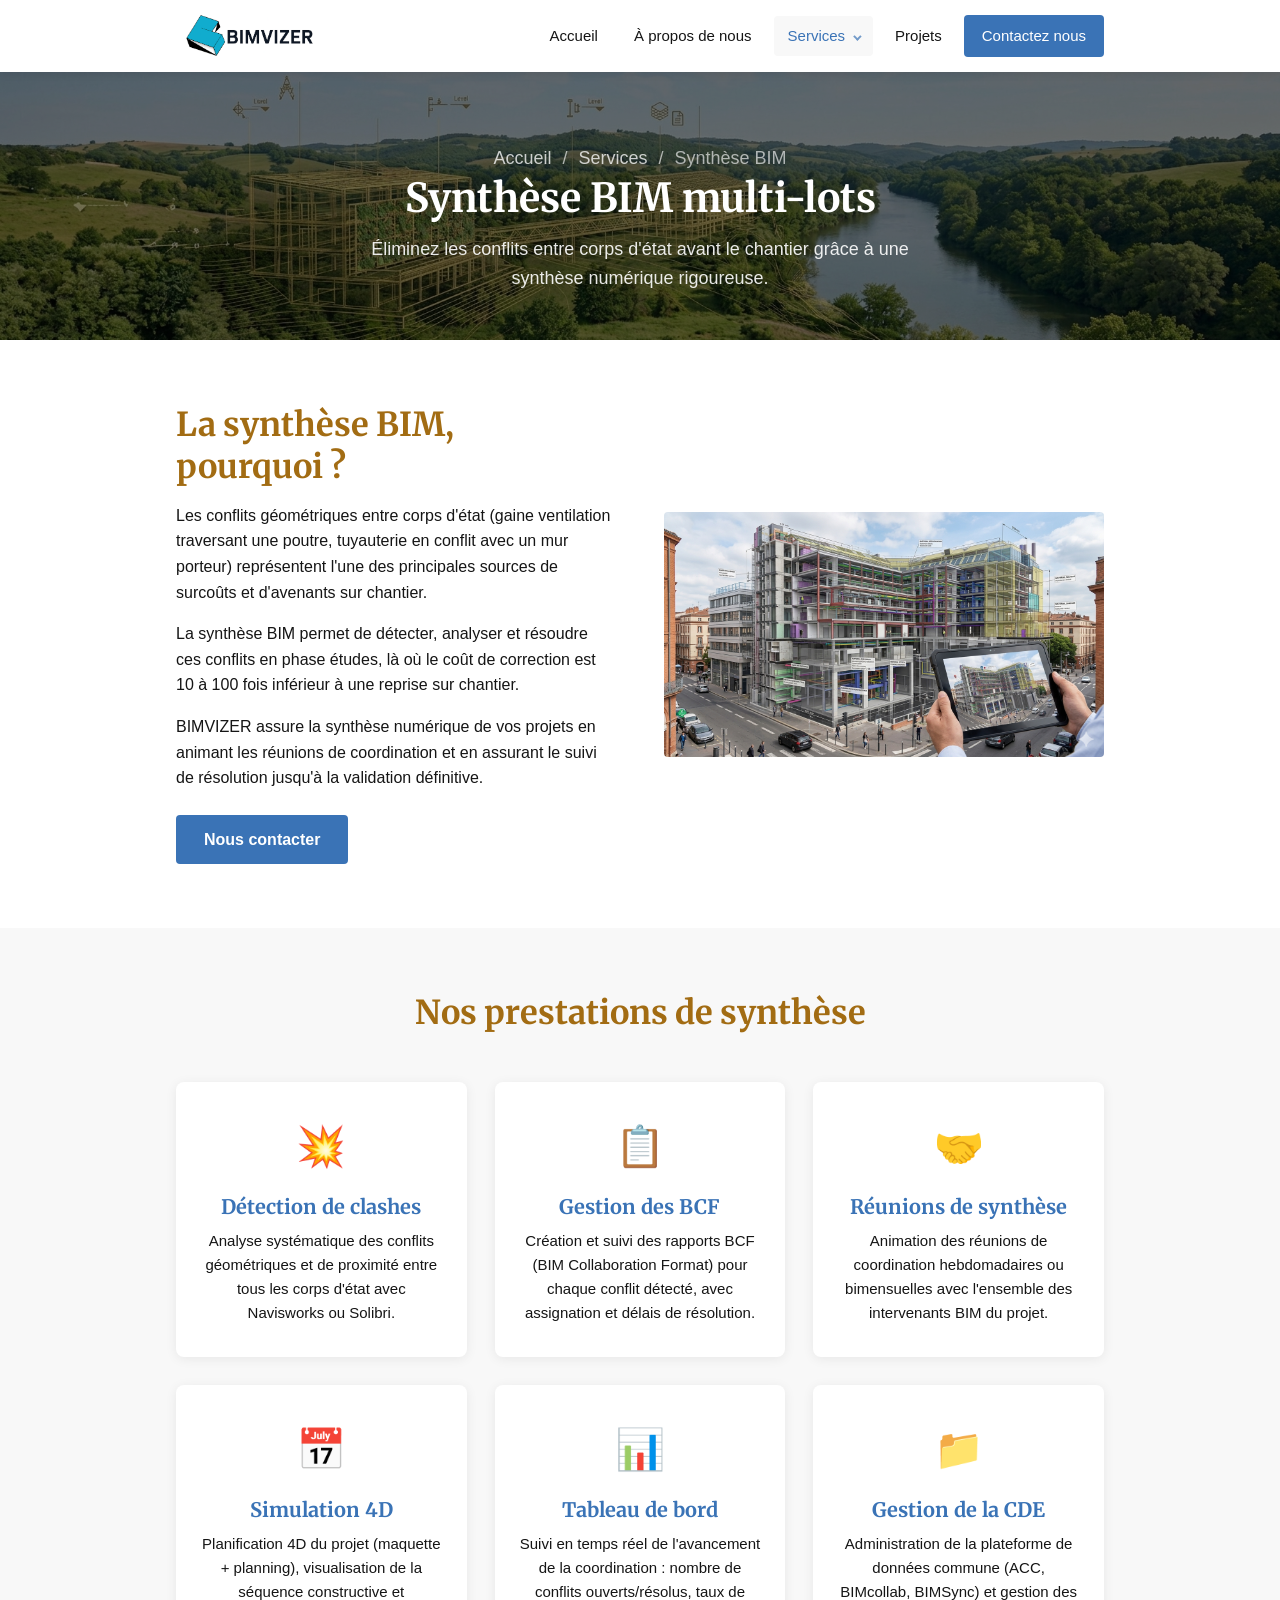
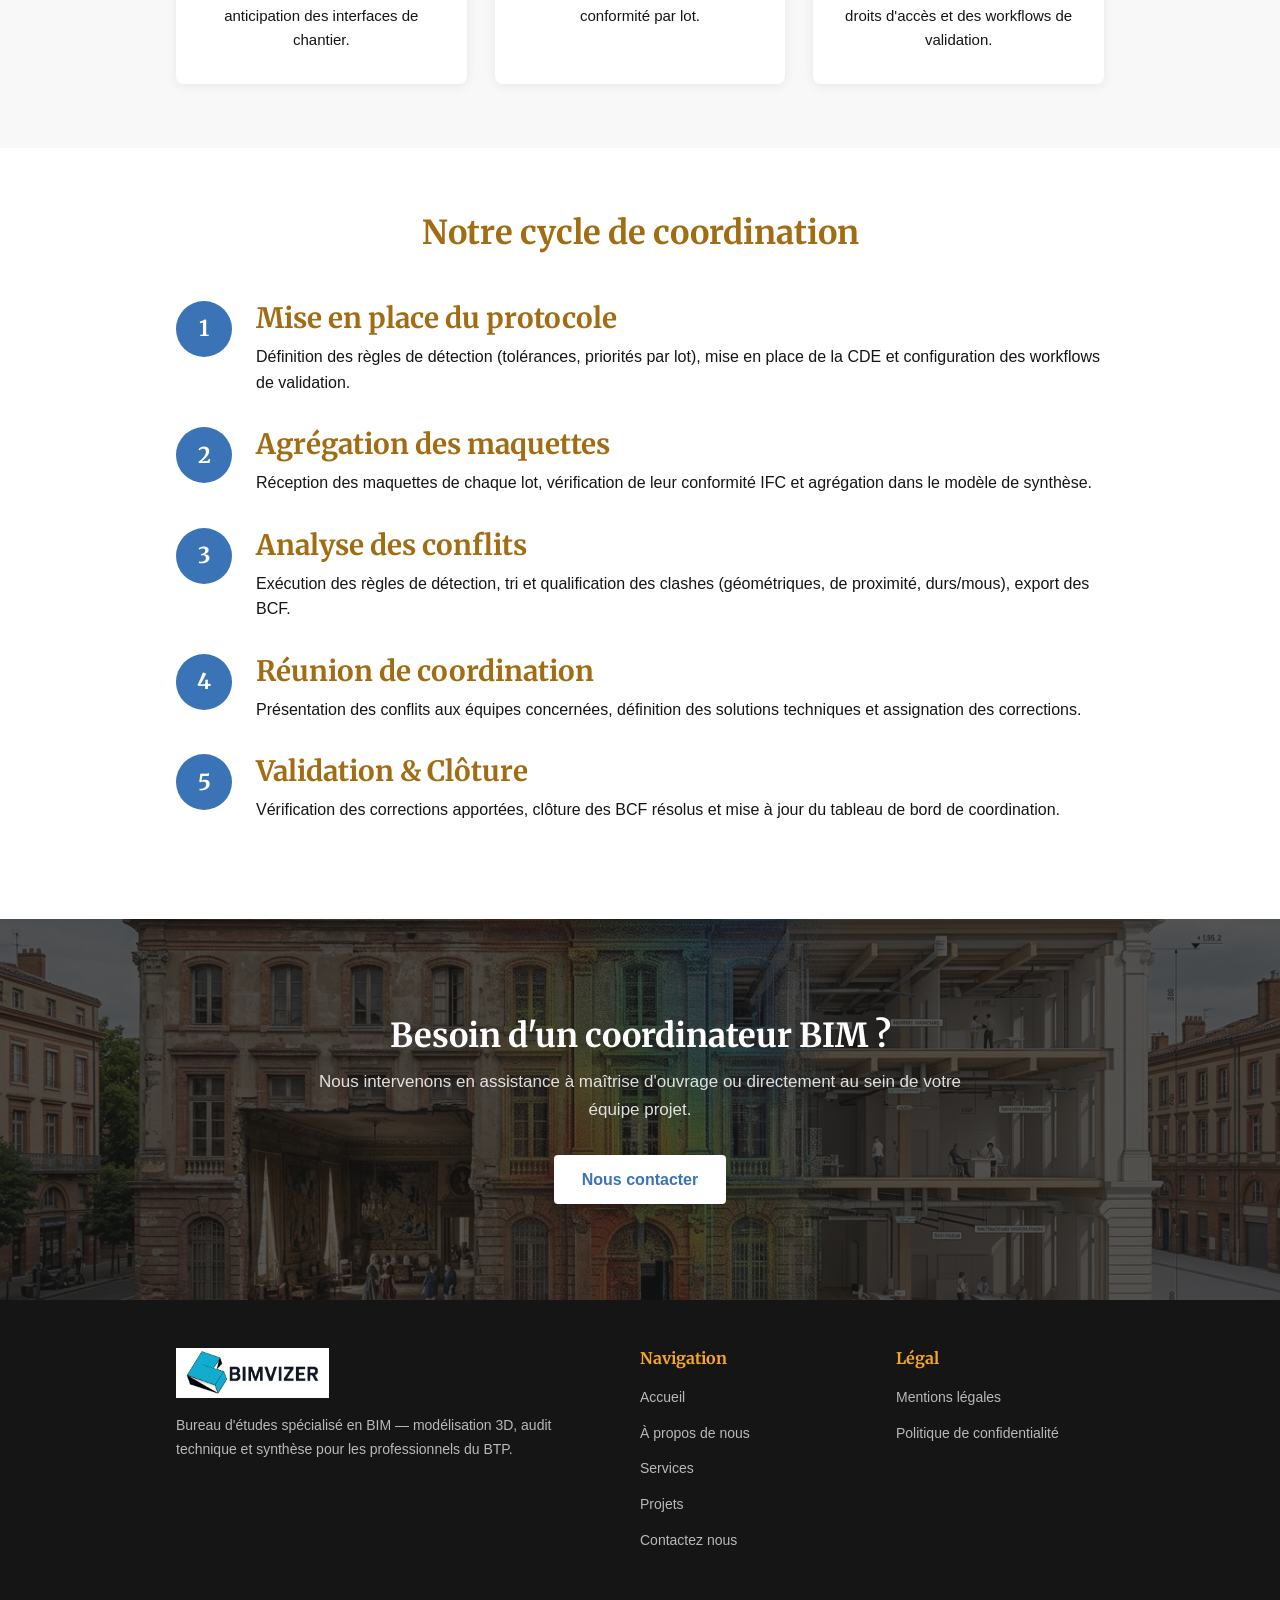
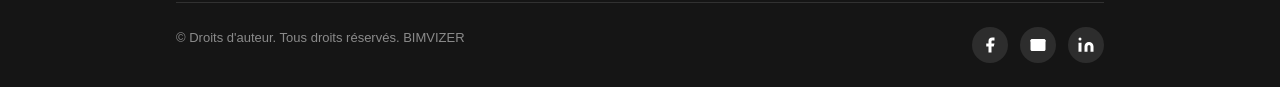
<file: pages/coordination-bim.html>
<!DOCTYPE html>
<html lang="fr-FR">
<head>
  <meta charset="UTF-8">
  <meta name="viewport" content="width=device-width, initial-scale=1">
  <title>Synthèse BIM — BIMVIZER</title>
  <meta name="description" content="Synthèse BIM multi-lots par BIMVIZER : détection de clashes, gestion BCF, réunions de coordination.">
  <link rel="icon" href="/favicon.ico">
  <link rel="icon" type="image/png" sizes="32x32" href="/favicon-32x32.png">
  <link rel="icon" type="image/png" sizes="16x16" href="/favicon-16x16.png">
  <link rel="apple-touch-icon" href="/apple-touch-icon.png">
  <link rel="manifest" href="/site.webmanifest">
  <link rel="stylesheet" href="../css/style.css">
</head>
<body>

<header class="site-header">
  <div class="header-inner">
    <a href="../index.html" class="logo-link">
      <img src="../assets/images/logo-nav.png" alt="BIMVIZER" height="48">
    </a>
    <input type="checkbox" id="nav-toggle" class="nav-toggle">
    <label for="nav-toggle" class="nav-toggle-label" aria-label="Menu">
      <span></span><span></span><span></span>
    </label>
    <nav class="site-nav" aria-label="Navigation principale">
      <a href="../index.html">Accueil</a>
      <a href="a-propos.html">À propos de nous</a>
      <div class="nav-dropdown">
        <a href="services.html" class="active">Services</a>
        <div class="nav-dropdown__menu">
          <a href="modelisation-3d.html">Modélisation 3D BIM</a>
          <a href="audit-bim.html">Audit & Contrôle qualité BIM</a>
          <a href="coordination-bim.html">Synthèse BIM</a>
          <a href="services.html#releve">Relevé / Scan 3D</a>
        </div>
      </div>
      <a href="projets.html">Projets</a>
      <a href="contact.html" class="nav-cta">Contactez nous</a>
    </nav>
  </div>
</header>

<section class="page-hero">
  <div class="container">
    <p class="breadcrumb"><a href="../index.html">Accueil</a> <span>/</span> <a href="services.html">Services</a> <span>/</span> Synthèse BIM</p>
    <h1>Synthèse BIM multi-lots</h1>
    <p>Éliminez les conflits entre corps d'état avant le chantier grâce à une synthèse numérique rigoureuse.</p>
  </div>
</section>

<!-- INTRO -->
<section class="section section--white">
  <div class="container">
    <div class="service-layout">
      <div class="service-text fade-up">
        <h2>La synthèse BIM, pourquoi&nbsp;?</h2>
        <p>Les conflits géométriques entre corps d'état (gaine ventilation traversant une poutre, tuyauterie en conflit avec un mur porteur) représentent l'une des principales sources de surcoûts et d'avenants sur chantier.</p>
        <p>La synthèse BIM permet de détecter, analyser et résoudre ces conflits en phase études, là où le coût de correction est 10 à 100 fois inférieur à une reprise sur chantier.</p>
        <p>BIMVIZER assure la synthèse numérique de vos projets en animant les réunions de coordination et en assurant le suivi de résolution jusqu'à la validation définitive.</p>
        <a href="contact.html" class="btn btn--primary">Nous contacter</a>
      </div>
      <div class="service-image fade-up">
        <img src="../assets/images/coordination.png" alt="Synthèse BIM multi-lots">
      </div>
    </div>
  </div>
</section>

<!-- CE QUE NOUS FAISONS -->
<section class="section section--light">
  <div class="container">
    <div class="section-title fade-up">
      <h2>Nos prestations de synthèse</h2>
    </div>
    <div class="values-grid">
      <div class="value-card fade-up">
        <div class="value-card__icon">💥</div>
        <h3>Détection de clashes</h3>
        <p>Analyse systématique des conflits géométriques et de proximité entre tous les corps d'état avec Navisworks ou Solibri.</p>
      </div>
      <div class="value-card fade-up">
        <div class="value-card__icon">📋</div>
        <h3>Gestion des BCF</h3>
        <p>Création et suivi des rapports BCF (BIM Collaboration Format) pour chaque conflit détecté, avec assignation et délais de résolution.</p>
      </div>
      <div class="value-card fade-up">
        <div class="value-card__icon">🤝</div>
        <h3>Réunions de synthèse</h3>
        <p>Animation des réunions de coordination hebdomadaires ou bimensuelles avec l'ensemble des intervenants BIM du projet.</p>
      </div>
      <div class="value-card fade-up">
        <div class="value-card__icon">📅</div>
        <h3>Simulation 4D</h3>
        <p>Planification 4D du projet (maquette + planning), visualisation de la séquence constructive et anticipation des interfaces de chantier.</p>
      </div>
      <div class="value-card fade-up">
        <div class="value-card__icon">📊</div>
        <h3>Tableau de bord</h3>
        <p>Suivi en temps réel de l'avancement de la coordination&nbsp;: nombre de conflits ouverts/résolus, taux de conformité par lot.</p>
      </div>
      <div class="value-card fade-up">
        <div class="value-card__icon">📁</div>
        <h3>Gestion de la CDE</h3>
        <p>Administration de la plateforme de données commune (ACC, BIMcollab, BIMSync) et gestion des droits d'accès et des workflows de validation.</p>
      </div>
    </div>
  </div>
</section>

<!-- PROCESSUS -->
<section class="section section--white">
  <div class="container">
    <div class="section-title fade-up">
      <h2>Notre cycle de coordination</h2>
    </div>
    <div class="process-steps">
      <div class="process-step fade-up">
        <div class="step-num">1</div>
        <div class="step-body">
          <h3>Mise en place du protocole</h3>
          <p>Définition des règles de détection (tolérances, priorités par lot), mise en place de la CDE et configuration des workflows de validation.</p>
        </div>
      </div>
      <div class="process-step fade-up">
        <div class="step-num">2</div>
        <div class="step-body">
          <h3>Agrégation des maquettes</h3>
          <p>Réception des maquettes de chaque lot, vérification de leur conformité IFC et agrégation dans le modèle de synthèse.</p>
        </div>
      </div>
      <div class="process-step fade-up">
        <div class="step-num">3</div>
        <div class="step-body">
          <h3>Analyse des conflits</h3>
          <p>Exécution des règles de détection, tri et qualification des clashes (géométriques, de proximité, durs/mous), export des BCF.</p>
        </div>
      </div>
      <div class="process-step fade-up">
        <div class="step-num">4</div>
        <div class="step-body">
          <h3>Réunion de coordination</h3>
          <p>Présentation des conflits aux équipes concernées, définition des solutions techniques et assignation des corrections.</p>
        </div>
      </div>
      <div class="process-step fade-up">
        <div class="step-num">5</div>
        <div class="step-body">
          <h3>Validation & Clôture</h3>
          <p>Vérification des corrections apportées, clôture des BCF résolus et mise à jour du tableau de bord de coordination.</p>
        </div>
      </div>
    </div>
  </div>
</section>

<!-- CTA -->
<section class="service-section service-section--overlay" style="--service-bg-img:url('../assets/images/realite-bim.png')">
  <div class="container" style="text-align:center;padding:32px 0">
    <div class="section-title section-title--white fade-up" style="margin-bottom:32px">
      <h2>Besoin d'un coordinateur BIM&nbsp;?</h2>
      <p>Nous intervenons en assistance à maîtrise d'ouvrage ou directement au sein de votre équipe projet.</p>
    </div>
    <a href="contact.html" class="btn btn--white fade-up">Nous contacter</a>
  </div>
</section>

<footer class="site-footer">
  <div class="footer-inner">
    <div class="footer-top">
      <div class="footer-brand">
        <img src="/assets/images/logo-nav.png" alt="BIMVIZER">
        <p>Bureau d'études spécialisé en BIM&nbsp;— modélisation 3D, audit technique et synthèse pour les professionnels du BTP.</p>
      </div>
      <div class="footer-col">
        <h4>Navigation</h4>
        <ul>
          <li><a href="../index.html">Accueil</a></li>
          <li><a href="a-propos.html">À propos de nous</a></li>
          <li><a href="services.html">Services</a></li>
          <li><a href="projets.html">Projets</a></li>
          <li><a href="contact.html">Contactez nous</a></li>
        </ul>
      </div>
      <div class="footer-col">
        <h4>Légal</h4>
        <ul>
          <li><a href="/pages/mentions-legales.html">Mentions légales</a></li>
          <li><a href="/pages/politique-confidentialite.html">Politique de confidentialité</a></li>
        </ul>
      </div>
    </div>
    <div class="footer-bottom">
      <p class="footer-copy">&copy; Droits d'auteur. Tous droits réservés. BIMVIZER</p>
      <div class="social-links">
        <a href="https://www.facebook.com/" target="_blank" rel="noopener" aria-label="Facebook">
          <svg viewBox="0 0 24 24"><path d="M18 2h-3a5 5 0 0 0-5 5v3H7v4h3v8h4v-8h3l1-4h-4V7a1 1 0 0 1 1-1h3z"/></svg>
        </a>
        <a href="mailto:etudes@bimvizer.com" aria-label="Email">
          <svg viewBox="0 0 24 24"><path d="M4 4h16c1.1 0 2 .9 2 2v12c0 1.1-.9 2-2 2H4c-1.1 0-2-.9-2-2V6c0-1.1.9-2 2-2z"/><polyline points="22,6 12,13 2,6" style="fill:none;stroke:currentColor;stroke-width:2"/></svg>
        </a>
        <a href="https://www.linkedin.com/company/bimvizer/" target="_blank" rel="noopener noreferrer" aria-label="LinkedIn">
          <svg viewBox="0 0 24 24"><path d="M16 8a6 6 0 0 1 6 6v7h-4v-7a2 2 0 0 0-2-2 2 2 0 0 0-2 2v7h-4v-7a6 6 0 0 1 6-6z"/><rect x="2" y="9" width="4" height="12"/><circle cx="4" cy="4" r="2"/></svg>
        </a>
      </div>
    </div>
  </div>
</footer>
<script>
(function(){
  var els = document.querySelectorAll('.fade-up');
  if (!('IntersectionObserver' in window)) { els.forEach(function(el){ el.classList.add('is-visible'); }); return; }
  var io = new IntersectionObserver(function(entries){
    entries.forEach(function(e){ if(e.isIntersecting){ e.target.classList.add('is-visible'); io.unobserve(e.target); } });
  }, { threshold: 0.1 });
  els.forEach(function(el){ io.observe(el); });
})();
</script>
</body>
</html>
</file>
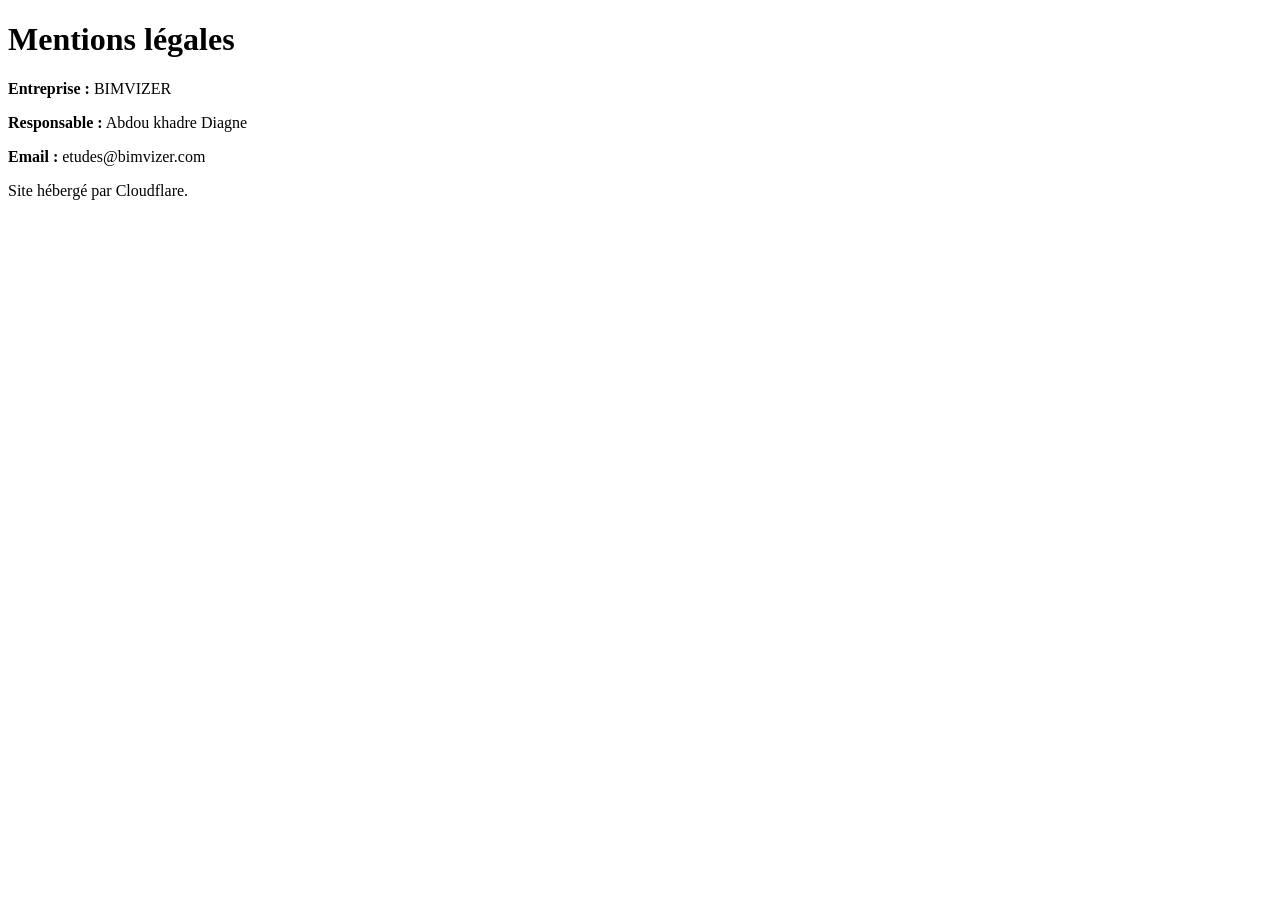
<file: pages/mentions-legales.html>
<!DOCTYPE html>
<html lang="fr">
<head>
  <meta charset="UTF-8">
  <title>Mentions légales - BIMVIZER</title>
</head>
<body>
  <h1>Mentions légales</h1>

  <p><strong>Entreprise :</strong> BIMVIZER</p>
  <p><strong>Responsable :</strong> Abdou khadre Diagne</p>
  <p><strong>Email :</strong> etudes@bimvizer.com</p>

  <p>Site hébergé par Cloudflare.</p>
</body>
</html>
</file>
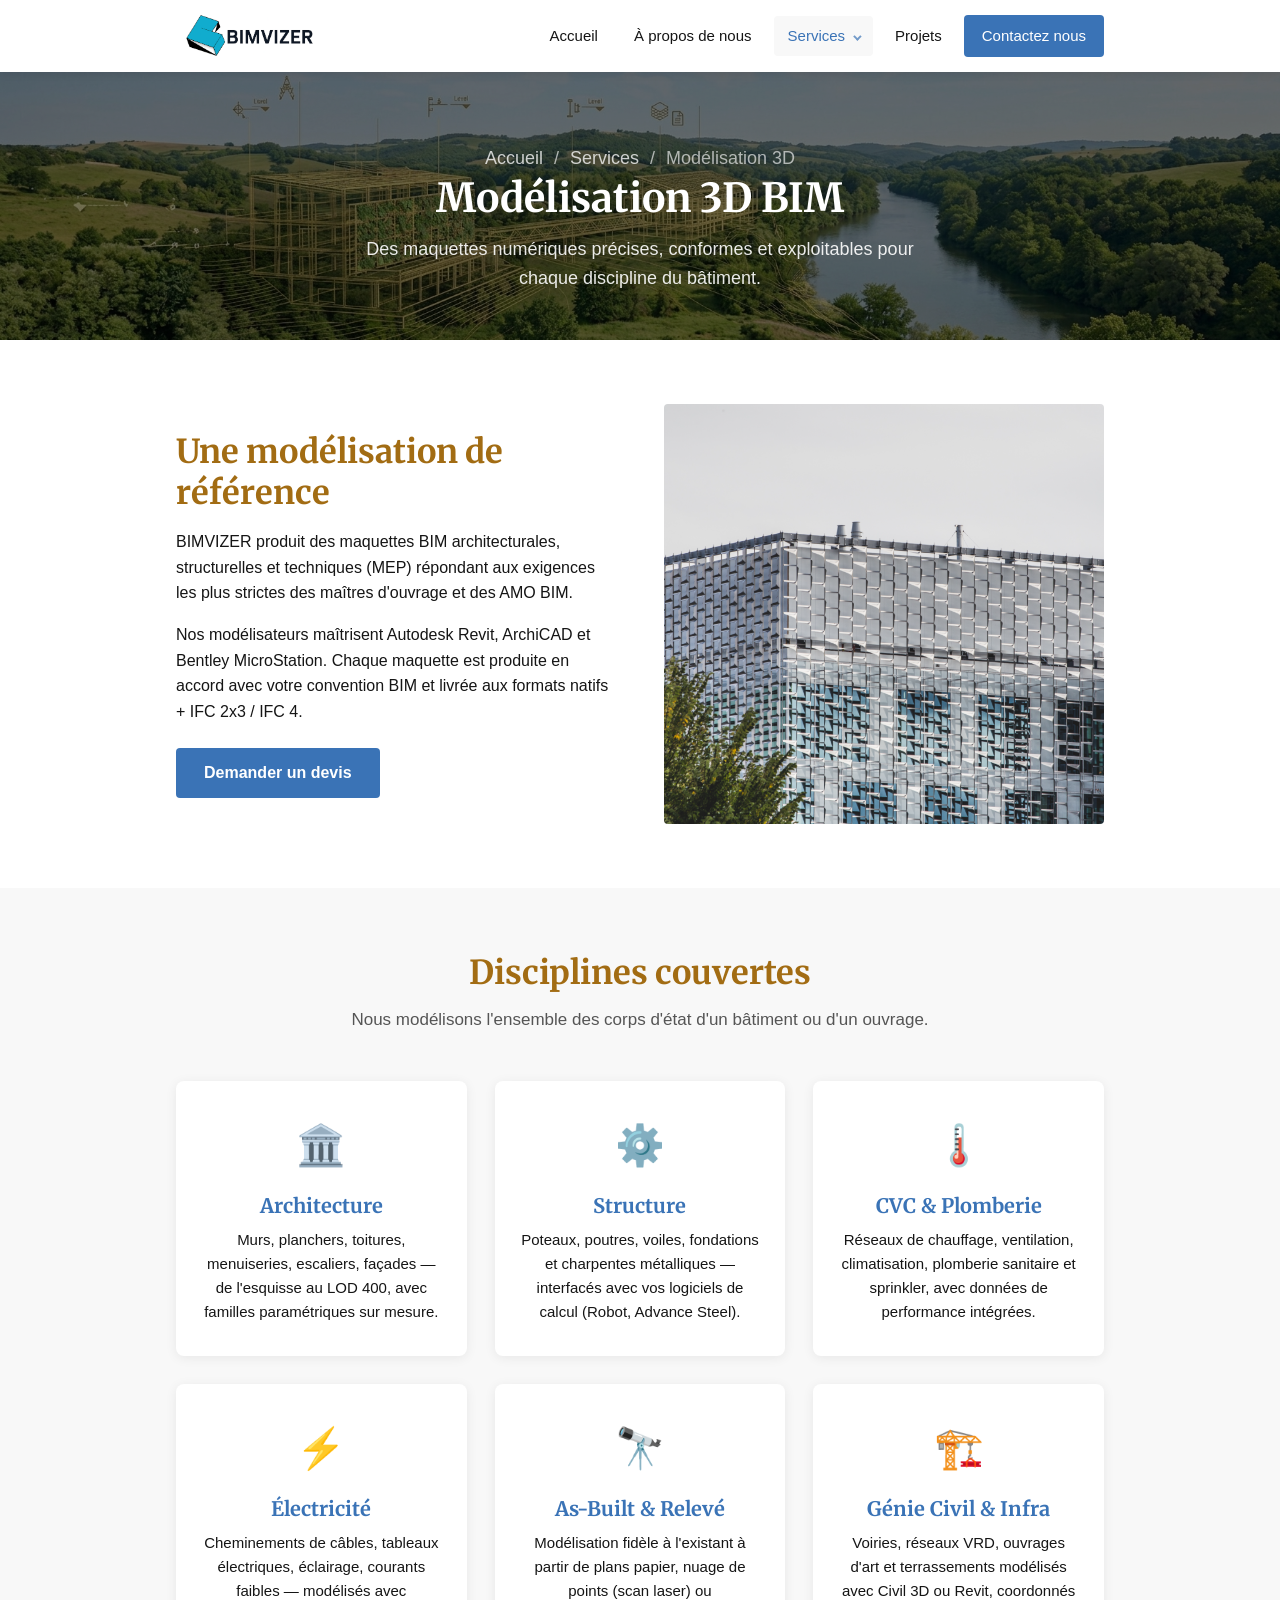
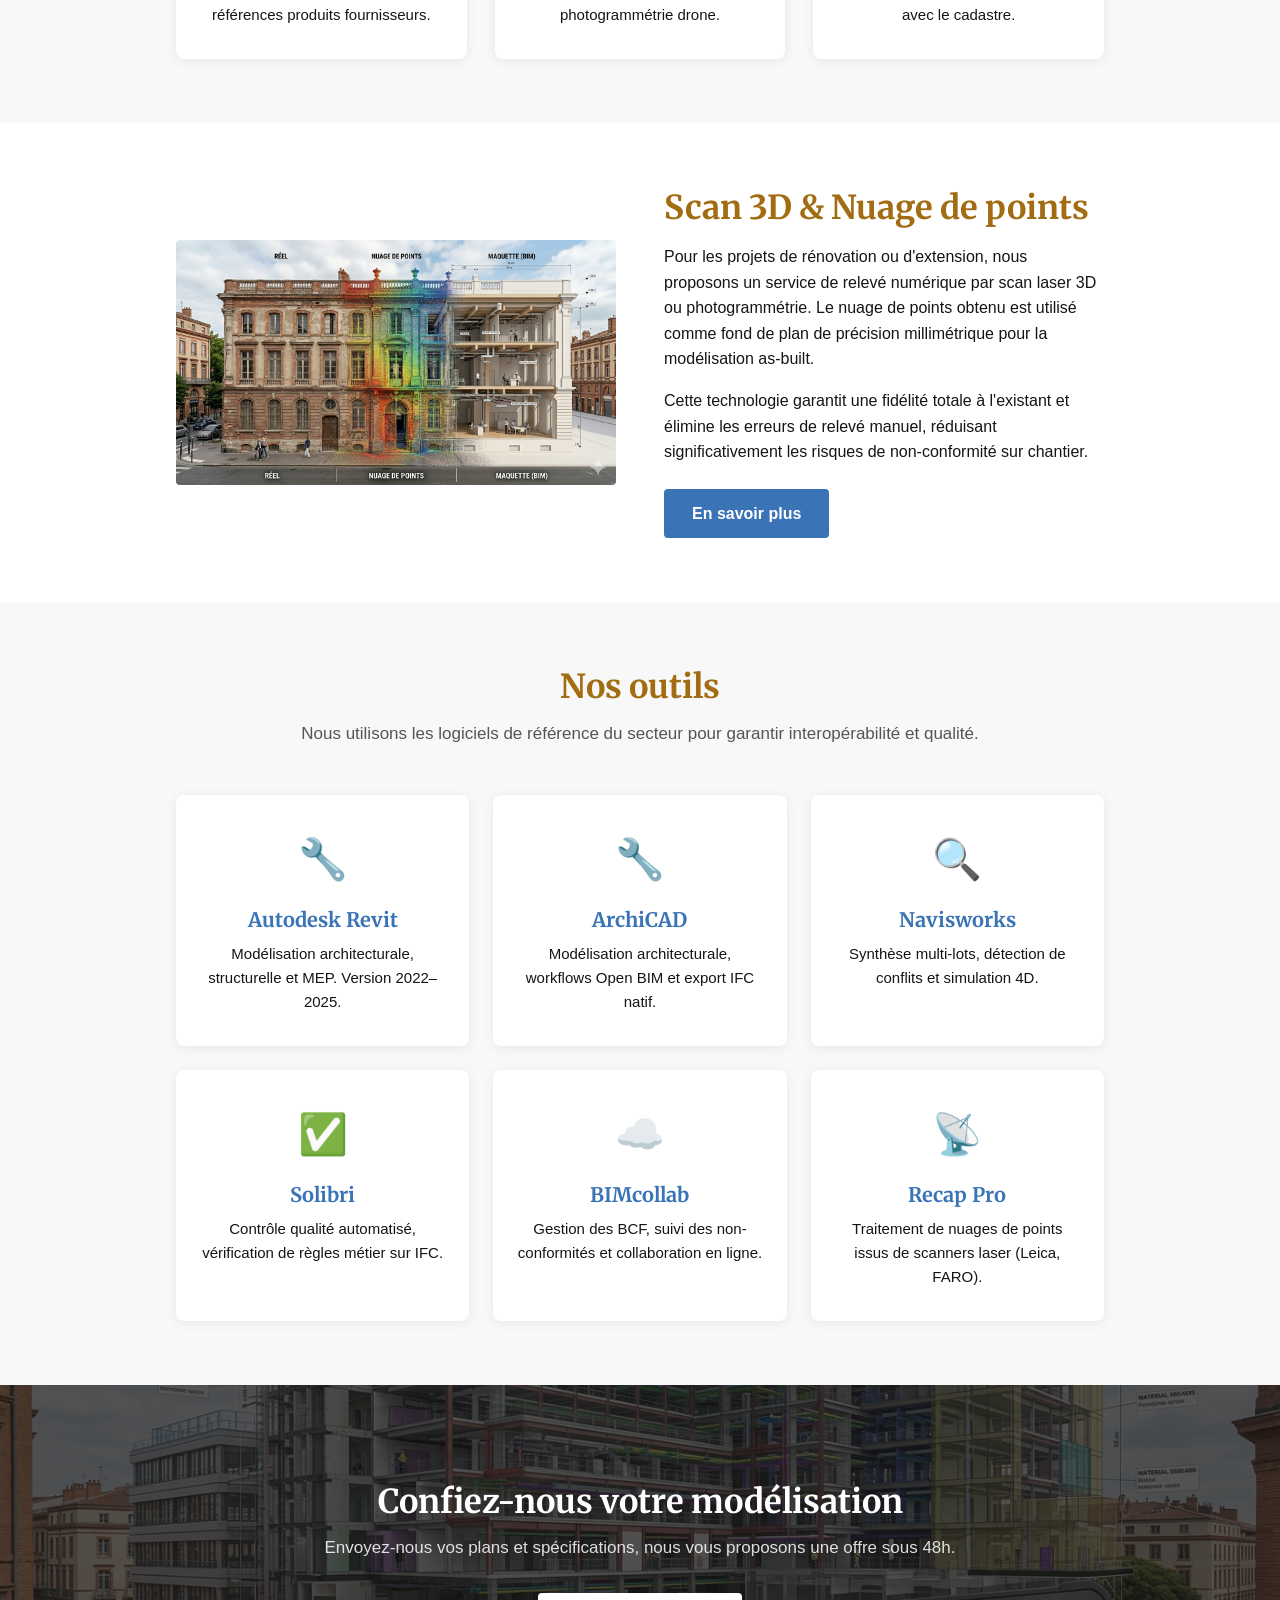
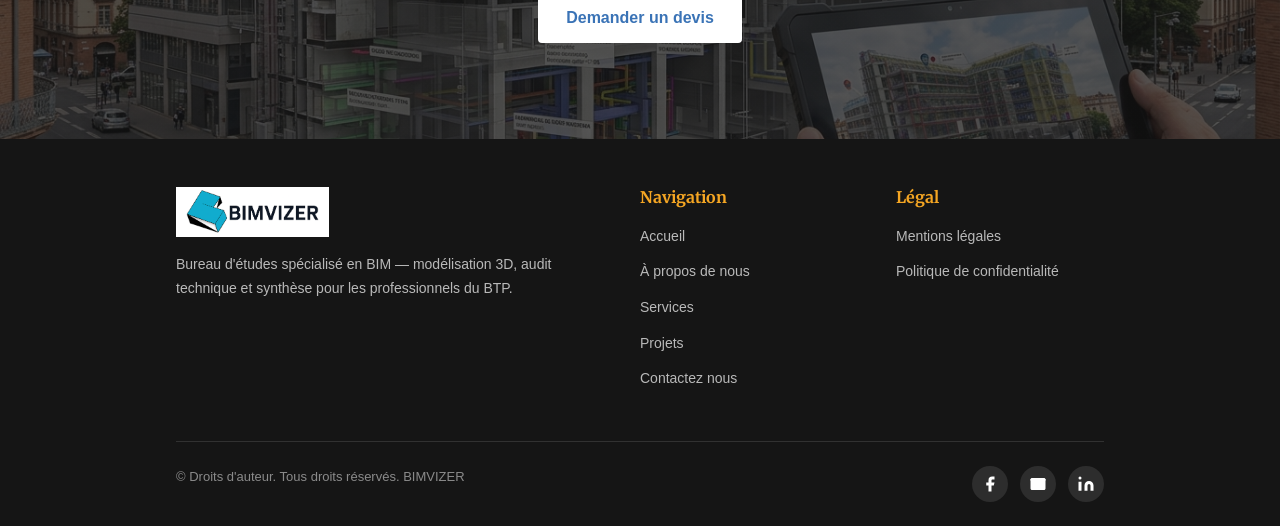
<file: pages/modelisation-3d.html>
<!DOCTYPE html>
<html lang="fr-FR">
<head>
  <meta charset="UTF-8">
  <meta name="viewport" content="width=device-width, initial-scale=1">
  <title>Modélisation 3D BIM — BIMVIZER</title>
  <meta name="description" content="Modélisation 3D BIM haute précision par BIMVIZER : architecture, structure, MEP, as-built et scan 3D.">
  <link rel="icon" href="/favicon.ico">
  <link rel="icon" type="image/png" sizes="32x32" href="/favicon-32x32.png">
  <link rel="icon" type="image/png" sizes="16x16" href="/favicon-16x16.png">
  <link rel="apple-touch-icon" href="/apple-touch-icon.png">
  <link rel="manifest" href="/site.webmanifest">
  <link rel="stylesheet" href="../css/style.css">
</head>
<body>

<header class="site-header">
  <div class="header-inner">
    <a href="../index.html" class="logo-link">
      <img src="../assets/images/logo-nav.png" alt="BIMVIZER" height="48">
    </a>
    <input type="checkbox" id="nav-toggle" class="nav-toggle">
    <label for="nav-toggle" class="nav-toggle-label" aria-label="Menu">
      <span></span><span></span><span></span>
    </label>
    <nav class="site-nav" aria-label="Navigation principale">
      <a href="../index.html">Accueil</a>
      <a href="a-propos.html">À propos de nous</a>
      <div class="nav-dropdown">
        <a href="services.html" class="active">Services</a>
        <div class="nav-dropdown__menu">
          <a href="modelisation-3d.html">Modélisation 3D BIM</a>
          <a href="audit-bim.html">Audit & Contrôle qualité BIM</a>
          <a href="coordination-bim.html">Synthèse BIM</a>
          <a href="services.html#releve">Relevé / Scan 3D</a>
        </div>
      </div>
      <a href="projets.html">Projets</a>
      <a href="contact.html" class="nav-cta">Contactez nous</a>
    </nav>
  </div>
</header>

<section class="page-hero">
  <div class="container">
    <p class="breadcrumb"><a href="../index.html">Accueil</a> <span>/</span> <a href="services.html">Services</a> <span>/</span> Modélisation 3D</p>
    <h1>Modélisation 3D BIM</h1>
    <p>Des maquettes numériques précises, conformes et exploitables pour chaque discipline du bâtiment.</p>
  </div>
</section>

<!-- INTRO -->
<section class="section section--white">
  <div class="container">
    <div class="service-layout">
      <div class="service-text fade-up">
        <h2>Une modélisation de référence</h2>
        <p>BIMVIZER produit des maquettes BIM architecturales, structurelles et techniques (MEP) répondant aux exigences les plus strictes des maîtres d'ouvrage et des AMO BIM.</p>
        <p>Nos modélisateurs maîtrisent Autodesk Revit, ArchiCAD et Bentley MicroStation. Chaque maquette est produite en accord avec votre convention BIM et livrée aux formats natifs + IFC 2x3 / IFC 4.</p>
        <a href="contact.html" class="btn btn--primary">Demander un devis</a>
      </div>
      <div class="service-image fade-up">
        <img src="../assets/images/bim-model-1.png" alt="Maquette BIM 3D">
      </div>
    </div>
  </div>
</section>

<!-- DISCIPLINES -->
<section class="section section--light">
  <div class="container">
    <div class="section-title fade-up">
      <h2>Disciplines couvertes</h2>
      <p>Nous modélisons l'ensemble des corps d'état d'un bâtiment ou d'un ouvrage.</p>
    </div>
    <div class="values-grid">
      <div class="value-card fade-up">
        <div class="value-card__icon">🏛️</div>
        <h3>Architecture</h3>
        <p>Murs, planchers, toitures, menuiseries, escaliers, façades — de l'esquisse au LOD 400, avec familles paramétriques sur mesure.</p>
      </div>
      <div class="value-card fade-up">
        <div class="value-card__icon">⚙️</div>
        <h3>Structure</h3>
        <p>Poteaux, poutres, voiles, fondations et charpentes métalliques — interfacés avec vos logiciels de calcul (Robot, Advance Steel).</p>
      </div>
      <div class="value-card fade-up">
        <div class="value-card__icon">🌡️</div>
        <h3>CVC & Plomberie</h3>
        <p>Réseaux de chauffage, ventilation, climatisation, plomberie sanitaire et sprinkler, avec données de performance intégrées.</p>
      </div>
      <div class="value-card fade-up">
        <div class="value-card__icon">⚡</div>
        <h3>Électricité</h3>
        <p>Cheminements de câbles, tableaux électriques, éclairage, courants faibles — modélisés avec références produits fournisseurs.</p>
      </div>
      <div class="value-card fade-up">
        <div class="value-card__icon">🔭</div>
        <h3>As-Built & Relevé</h3>
        <p>Modélisation fidèle à l'existant à partir de plans papier, nuage de points (scan laser) ou photogrammétrie drone.</p>
      </div>
      <div class="value-card fade-up">
        <div class="value-card__icon">🏗️</div>
        <h3>Génie Civil & Infra</h3>
        <p>Voiries, réseaux VRD, ouvrages d'art et terrassements modélisés avec Civil 3D ou Revit, coordonnés avec le cadastre.</p>
      </div>
    </div>
  </div>
</section>

<!-- SCAN 3D -->
<section class="section section--white">
  <div class="container">
    <div class="service-layout service-layout--reverse">
      <div class="service-text fade-up">
        <h2>Scan 3D & Nuage de points</h2>
        <p>Pour les projets de rénovation ou d'extension, nous proposons un service de relevé numérique par scan laser 3D ou photogrammétrie. Le nuage de points obtenu est utilisé comme fond de plan de précision millimétrique pour la modélisation as-built.</p>
        <p>Cette technologie garantit une fidélité totale à l'existant et élimine les erreurs de relevé manuel, réduisant significativement les risques de non-conformité sur chantier.</p>
        <a href="contact.html" class="btn btn--primary">En savoir plus</a>
      </div>
      <div class="service-image fade-up">
        <img src="../assets/images/scan3d.png" alt="Scan 3D et nuage de points">
      </div>
    </div>
  </div>
</section>

<!-- LOGICIELS -->
<section class="section section--light">
  <div class="container">
    <div class="section-title fade-up">
      <h2>Nos outils</h2>
      <p>Nous utilisons les logiciels de référence du secteur pour garantir interopérabilité et qualité.</p>
    </div>
    <div class="stats-grid" style="grid-template-columns:repeat(3,1fr);gap:24px;margin-top:32px">
      <div class="value-card fade-up" style="text-align:center">
        <div class="value-card__icon">🔧</div>
        <h3>Autodesk Revit</h3>
        <p>Modélisation architecturale, structurelle et MEP. Version 2022–2025.</p>
      </div>
      <div class="value-card fade-up" style="text-align:center">
        <div class="value-card__icon">🔧</div>
        <h3>ArchiCAD</h3>
        <p>Modélisation architecturale, workflows Open BIM et export IFC natif.</p>
      </div>
      <div class="value-card fade-up" style="text-align:center">
        <div class="value-card__icon">🔍</div>
        <h3>Navisworks</h3>
        <p>Synthèse multi-lots, détection de conflits et simulation 4D.</p>
      </div>
      <div class="value-card fade-up" style="text-align:center">
        <div class="value-card__icon">✅</div>
        <h3>Solibri</h3>
        <p>Contrôle qualité automatisé, vérification de règles métier sur IFC.</p>
      </div>
      <div class="value-card fade-up" style="text-align:center">
        <div class="value-card__icon">☁️</div>
        <h3>BIMcollab</h3>
        <p>Gestion des BCF, suivi des non-conformités et collaboration en ligne.</p>
      </div>
      <div class="value-card fade-up" style="text-align:center">
        <div class="value-card__icon">📡</div>
        <h3>Recap Pro</h3>
        <p>Traitement de nuages de points issus de scanners laser (Leica, FARO).</p>
      </div>
    </div>
  </div>
</section>

<!-- CTA -->
<section class="service-section service-section--overlay" style="--service-bg-img:url('../assets/images/coordination.png')">
  <div class="container" style="text-align:center;padding:32px 0">
    <div class="section-title section-title--white fade-up" style="margin-bottom:32px">
      <h2>Confiez-nous votre modélisation</h2>
      <p>Envoyez-nous vos plans et spécifications, nous vous proposons une offre sous 48h.</p>
    </div>
    <a href="contact.html" class="btn btn--white fade-up">Demander un devis</a>
  </div>
</section>

<footer class="site-footer">
  <div class="footer-inner">
    <div class="footer-top">
      <div class="footer-brand">
        <img src="/assets/images/logo-nav.png" alt="BIMVIZER">
        <p>Bureau d'études spécialisé en BIM&nbsp;— modélisation 3D, audit technique et synthèse pour les professionnels du BTP.</p>
      </div>
      <div class="footer-col">
        <h4>Navigation</h4>
        <ul>
          <li><a href="../index.html">Accueil</a></li>
          <li><a href="a-propos.html">À propos de nous</a></li>
          <li><a href="services.html">Services</a></li>
          <li><a href="projets.html">Projets</a></li>
          <li><a href="contact.html">Contactez nous</a></li>
        </ul>
      </div>
      <div class="footer-col">
        <h4>Légal</h4>
        <ul>
          <li><a href="/pages/mentions-legales.html">Mentions légales</a></li>
          <li><a href="/pages/politique-confidentialite.html">Politique de confidentialité</a></li>
        </ul>
      </div>
    </div>
    <div class="footer-bottom">
      <p class="footer-copy">&copy; Droits d'auteur. Tous droits réservés. BIMVIZER</p>
      <div class="social-links">
        <a href="https://www.facebook.com/" target="_blank" rel="noopener" aria-label="Facebook">
          <svg viewBox="0 0 24 24"><path d="M18 2h-3a5 5 0 0 0-5 5v3H7v4h3v8h4v-8h3l1-4h-4V7a1 1 0 0 1 1-1h3z"/></svg>
        </a>
        <a href="mailto:etudes@bimvizer.com" aria-label="Email">
          <svg viewBox="0 0 24 24"><path d="M4 4h16c1.1 0 2 .9 2 2v12c0 1.1-.9 2-2 2H4c-1.1 0-2-.9-2-2V6c0-1.1.9-2 2-2z"/><polyline points="22,6 12,13 2,6" style="fill:none;stroke:currentColor;stroke-width:2"/></svg>
        </a>
        <a href="https://www.linkedin.com/" target="_blank" rel="noopener" aria-label="LinkedIn">
          <svg viewBox="0 0 24 24"><path d="M16 8a6 6 0 0 1 6 6v7h-4v-7a2 2 0 0 0-2-2 2 2 0 0 0-2 2v7h-4v-7a6 6 0 0 1 6-6z"/><rect x="2" y="9" width="4" height="12"/><circle cx="4" cy="4" r="2"/></svg>
        </a>
      </div>
    </div>
  </div>
</footer>
<script>
(function(){
  var els = document.querySelectorAll('.fade-up');
  if (!('IntersectionObserver' in window)) { els.forEach(function(el){ el.classList.add('is-visible'); }); return; }
  var io = new IntersectionObserver(function(entries){
    entries.forEach(function(e){ if(e.isIntersecting){ e.target.classList.add('is-visible'); io.unobserve(e.target); } });
  }, { threshold: 0.1 });
  els.forEach(function(el){ io.observe(el); });
})();
</script>
</body>
</html>
</file>
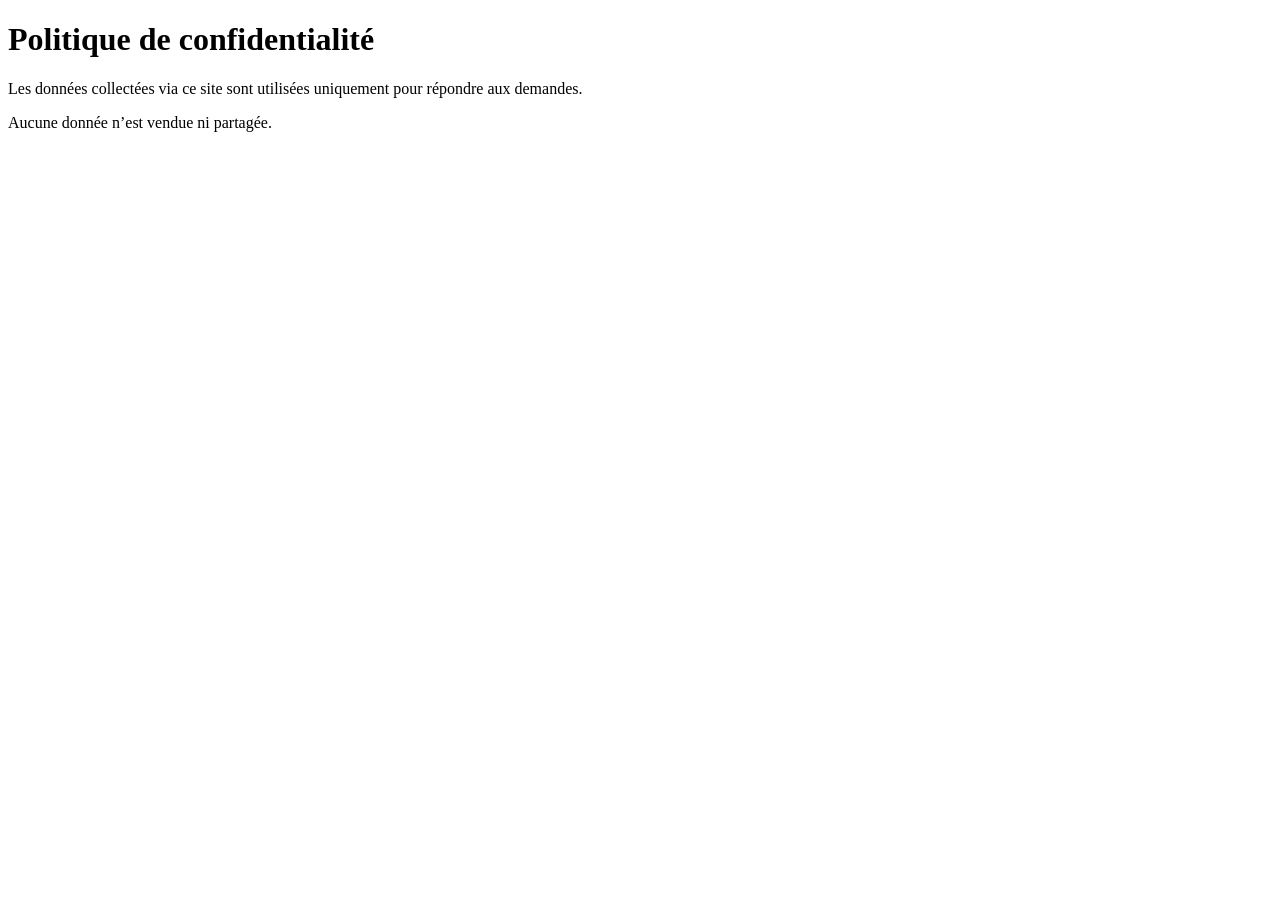
<file: pages/politique-confidentialite.html>
<!DOCTYPE html>
<html lang="fr">
<head>
  <meta charset="UTF-8">
  <title>Politique de confidentialité - BIMVIZER</title>
</head>
<body>
  <h1>Politique de confidentialité</h1>

  <p>Les données collectées via ce site sont utilisées uniquement pour répondre aux demandes.</p>

  <p>Aucune donnée n’est vendue ni partagée.</p>
</body>
</html>
</file>
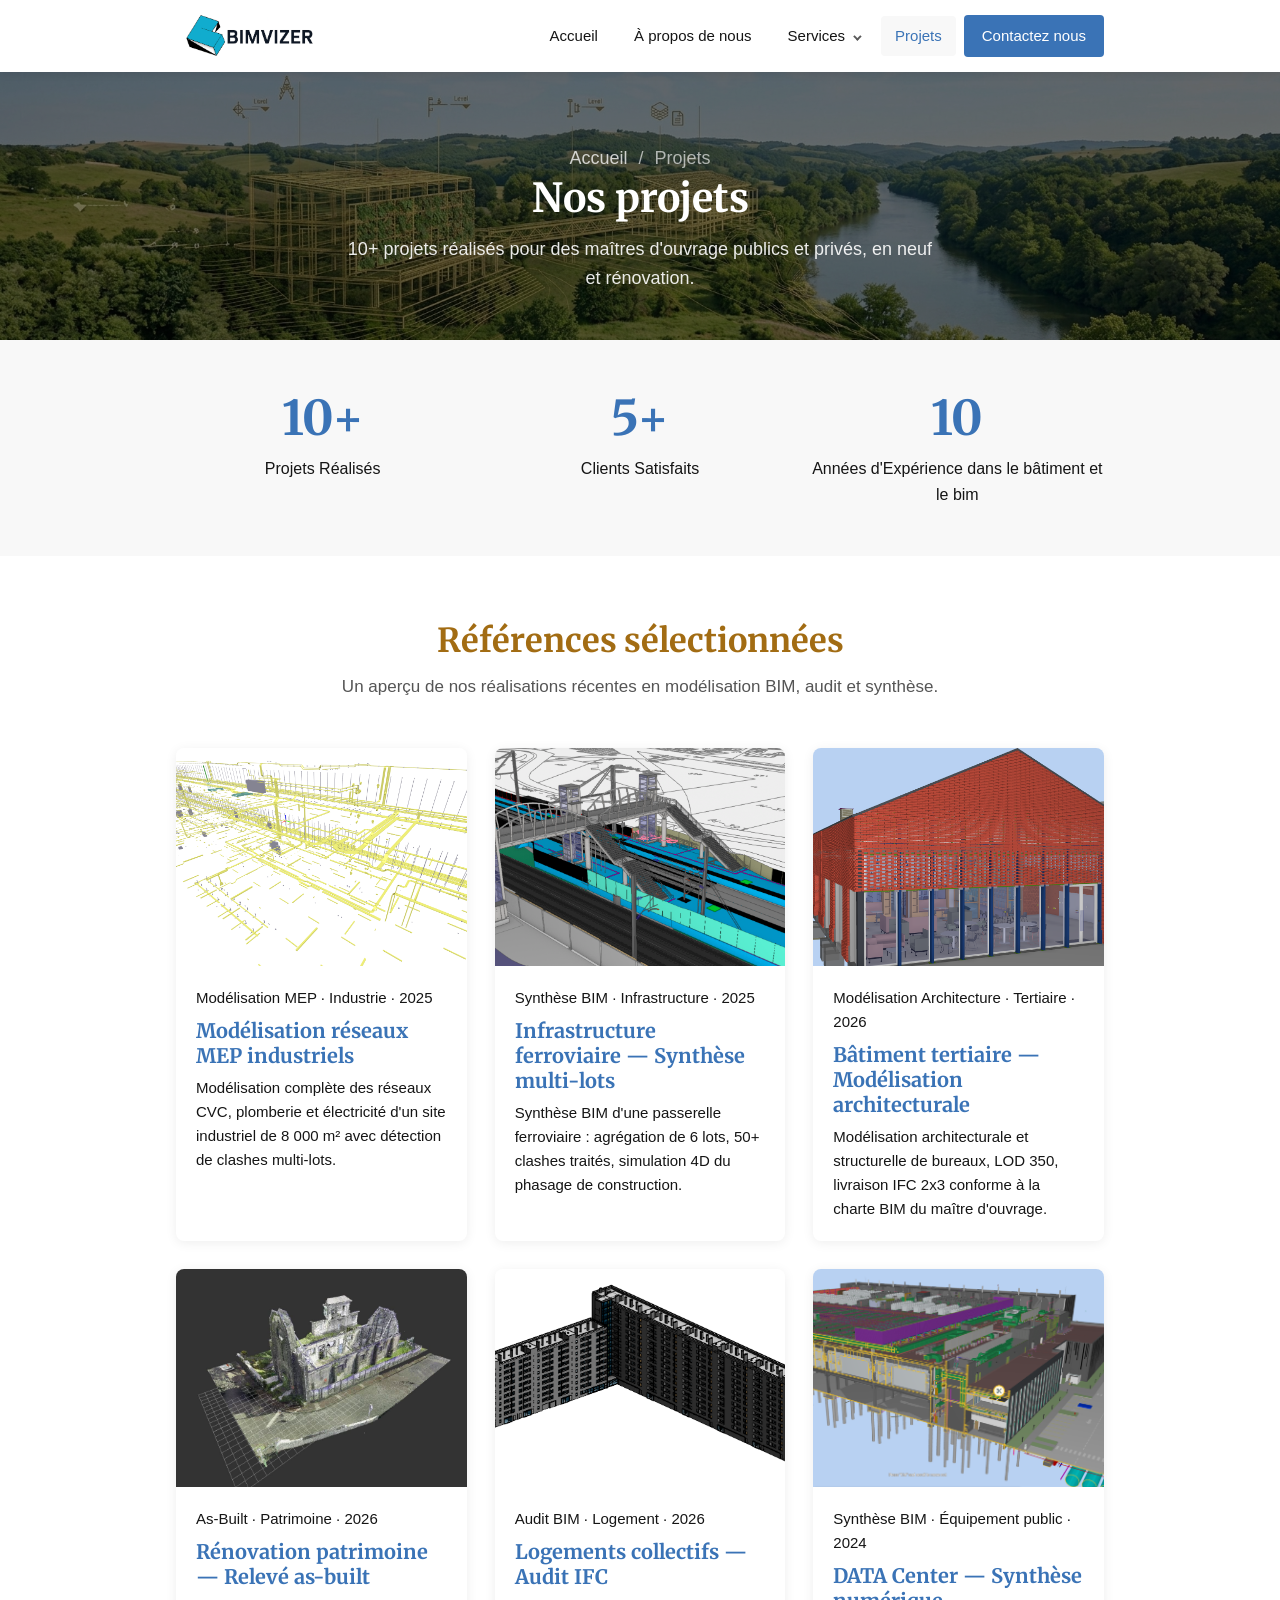
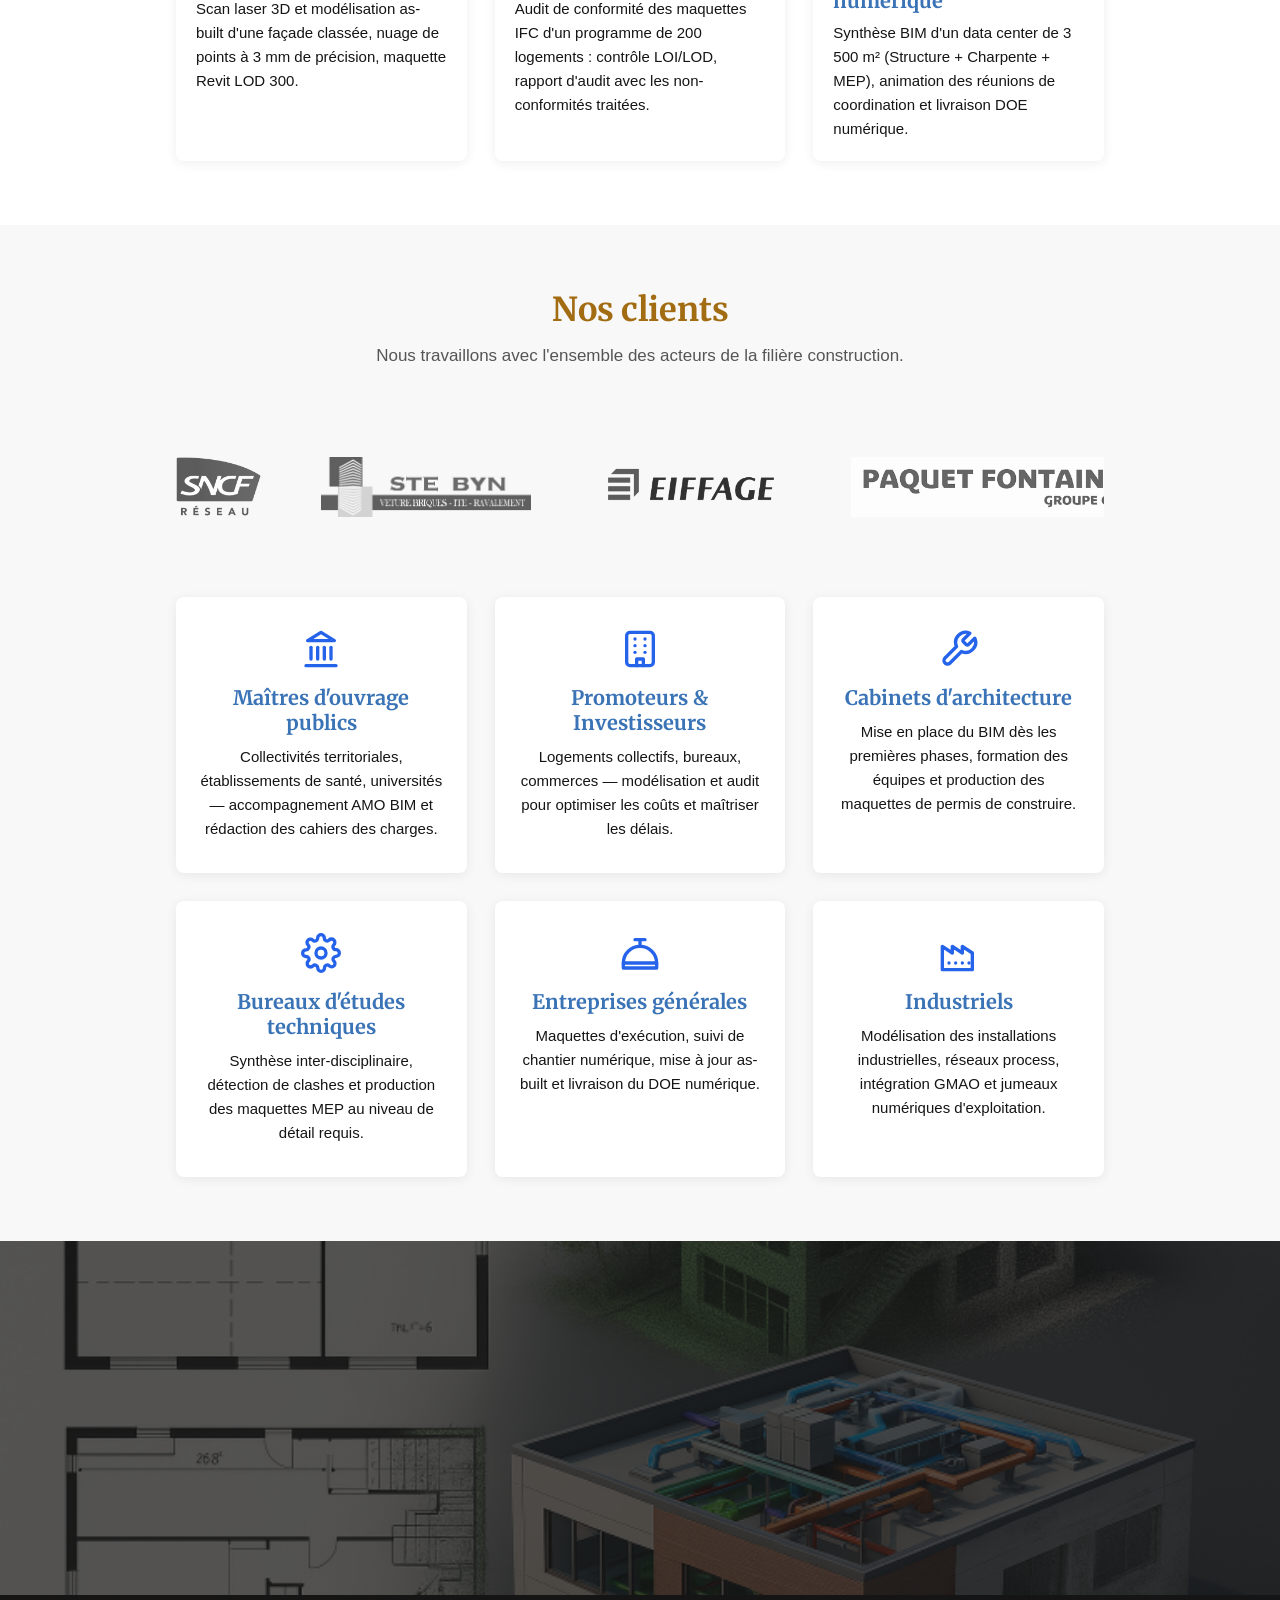
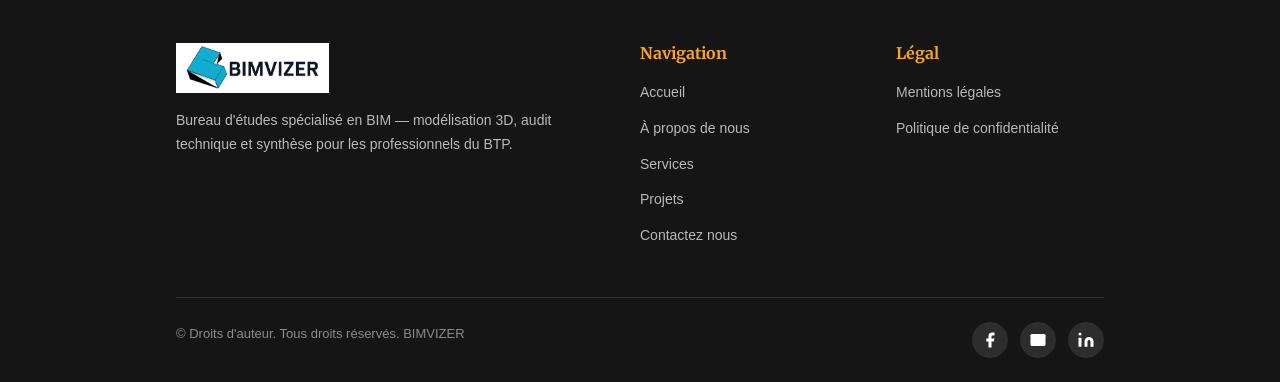
<file: pages/projets.html>
<!DOCTYPE html>
<html lang="fr-FR">
<head>
  <meta charset="UTF-8">
  <meta name="viewport" content="width=device-width, initial-scale=1">
  <title>Projets — BIMVIZER</title>
  <meta name="description" content="Références et projets réalisés par BIMVIZER : modélisation BIM, audit et synthèse pour des maîtres d'ouvrage exigeants.">
  <link rel="icon" href="/favicon.ico">
  <link rel="icon" type="image/png" sizes="32x32" href="/favicon-32x32.png">
  <link rel="icon" type="image/png" sizes="16x16" href="/favicon-16x16.png">
  <link rel="apple-touch-icon" href="/apple-touch-icon.png">
  <link rel="manifest" href="/site.webmanifest">
  <link rel="stylesheet" href="../css/style.css">
</head>
<body>

<header class="site-header">
  <div class="header-inner">
    <a href="../index.html" class="logo-link">
      <img src="../assets/images/logo-nav.png" alt="BIMVIZER" height="48">
    </a>
    <input type="checkbox" id="nav-toggle" class="nav-toggle">
    <label for="nav-toggle" class="nav-toggle-label" aria-label="Menu">
      <span></span><span></span><span></span>
    </label>
    <nav class="site-nav" aria-label="Navigation principale">
      <a href="../index.html">Accueil</a>
      <a href="a-propos.html">À propos de nous</a>
      <div class="nav-dropdown">
        <a href="services.html">Services</a>
        <div class="nav-dropdown__menu">
          <a href="modelisation-3d.html">Modélisation 3D BIM</a>
          <a href="audit-bim.html">Audit & Contrôle qualité BIM</a>
          <a href="coordination-bim.html">Synthèse BIM</a>
          <a href="services.html#releve">Relevé / Scan 3D</a>
        </div>
      </div>
      <a href="projets.html" class="active">Projets</a>
      <a href="contact.html" class="nav-cta">Contactez nous</a>
    </nav>
  </div>
</header>

<section class="page-hero">
  <div class="container">
    <p class="breadcrumb"><a href="../index.html">Accueil</a> <span>/</span> Projets</p>
    <h1>Nos projets</h1>
    <p>10+ projets réalisés pour des maîtres d'ouvrage publics et privés, en neuf et rénovation.</p>
  </div>
</section>

<!-- STATS -->
<section class="stats-section">
  <div class="container">
    <div class="stats-grid">
      <div class="stat-item fade-up">
        <h2>10+</h2>
        <p>Projets Réalisés</p>
      </div>
      <div class="stat-item fade-up">
        <h2>5+</h2>
        <p>Clients Satisfaits</p>
      </div>
      <div class="stat-item fade-up">
        <h2>10</h2>
        <p>Années d'Expérience dans le bâtiment et le bim</p>
      </div>
    </div>
  </div>
</section>

<!-- GRILLE PROJETS -->
<section class="section section--white">
  <div class="container">
    <div class="section-title fade-up">
      <h2>Références sélectionnées</h2>
      <p>Un aperçu de nos réalisations récentes en modélisation BIM, audit et synthèse.</p>
    </div>
    <div class="projects-grid">

      <div class="project-card fade-up">
        <img class="project-card__img" src="../assets/images/projet-5.png" alt="Réseau MEP industriel">
        <div class="project-card__body">
          <p class="project-card__meta">Modélisation MEP · Industrie · 2025</p>
          <h3>Modélisation réseaux MEP industriels</h3>
          <p>Modélisation complète des réseaux CVC, plomberie et électricité d'un site industriel de 8 000 m² avec détection de clashes multi-lots.</p>
        </div>
      </div>

      <div class="project-card fade-up">
        <img class="project-card__img" src="../assets/images/projet-2.png" alt="Infrastructure ferroviaire BIM">
        <div class="project-card__body">
          <p class="project-card__meta">Synthèse BIM · Infrastructure · 2025</p>
          <h3>Infrastructure ferroviaire — Synthèse multi-lots</h3>
          <p>Synthèse BIM d'une passerelle ferroviaire&nbsp;: agrégation de 6 lots, 50+ clashes traités, simulation 4D du phasage de construction.</p>
        </div>
      </div>

      <div class="project-card fade-up">
        <img class="project-card__img" src="../assets/images/projet-3.png" alt="Bâtiment tertiaire BIM">
        <div class="project-card__body">
          <p class="project-card__meta">Modélisation Architecture · Tertiaire · 2026</p>
          <h3>Bâtiment tertiaire — Modélisation architecturale</h3>
          <p>Modélisation architecturale et structurelle de bureaux, LOD 350, livraison IFC 2x3 conforme à la charte BIM du maître d'ouvrage.</p>
        </div>
      </div>

      <div class="project-card fade-up">
        <img class="project-card__img" src="../assets/images/mad.png" alt="Rénovation patrimoine BIM">
        <div class="project-card__body">
          <p class="project-card__meta">As-Built · Patrimoine · 2026</p>
          <h3>Rénovation patrimoine — Relevé as-built</h3>
          <p>Scan laser 3D et modélisation as-built d'une façade classée, nuage de points à 3 mm de précision, maquette Revit LOD 300.</p>
        </div>
      </div>

      <div class="project-card fade-up">
        <img class="project-card__img" src="../assets/images/logements-audit-ifc.png" alt="Logements collectifs BIM">
        <div class="project-card__body">
          <p class="project-card__meta">Audit BIM · Logement · 2026</p>
          <h3>Logements collectifs — Audit IFC</h3>
          <p>Audit de conformité des maquettes IFC d'un programme de 200 logements&nbsp;: contrôle LOI/LOD, rapport d'audit avec les non-conformités traitées.</p>
        </div>
      </div>

      <div class="project-card fade-up">
        <img class="project-card__img" src="../assets/images/data_center.png" alt="Data center BIM">
        <div class="project-card__body">
          <p class="project-card__meta">Synthèse BIM · Équipement public · 2024</p>
          <h3>DATA Center — Synthèse numérique</h3>
          <p>Synthèse BIM d'un data center de 3 500 m² (Structure + Charpente + MEP), animation des réunions de coordination et livraison DOE numérique.</p>
        </div>
      </div>

    </div>
  </div>
</section>

<!-- TYPES DE CLIENTS -->
<section class="section section--light">
  <div class="container">
    <div class="section-title fade-up">
      <h2>Nos clients</h2>
      <p>Nous travaillons avec l'ensemble des acteurs de la filière construction.</p>
    </div>

    <div class="clients-slider">
      <div class="slider-track">
        <img src="../assets/images/sncf.png" alt="SNCF">
        <img src="../assets/images/byn.png" alt="BYN">
        <img src="../assets/images/eiffage.png" alt="Eiffage">
        <img src="../assets/images/paquet-fontaine.png" alt="Paquet Fontaine">
        <img src="../assets/images/cesi.png" alt="CESI">
        <img src="../assets/images/sncf.png" alt="">
        <img src="../assets/images/byn.png" alt="">
        <img src="../assets/images/eiffage.png" alt="">
        <img src="../assets/images/paquet-fontaine.png" alt="">
        <img src="../assets/images/cesi.png" alt="">
      </div>
    </div>

    <div class="values-grid">
      <div class="value-card fade-up">
        <div class="value-card__icon">
          <svg width="40" height="40" fill="none" stroke="#2563eb" stroke-width="2" stroke-linecap="round" stroke-linejoin="round" viewBox="0 0 24 24">
            <line x1="3" y1="22" x2="21" y2="22"/>
            <line x1="6" y1="18" x2="6" y2="11"/>
            <line x1="10" y1="18" x2="10" y2="11"/>
            <line x1="14" y1="18" x2="14" y2="11"/>
            <line x1="18" y1="18" x2="18" y2="11"/>
            <polygon points="12 2 20 7 4 7 12 2"/>
          </svg>
        </div>
        <h3>Maîtres d'ouvrage publics</h3>
        <p>Collectivités territoriales, établissements de santé, universités — accompagnement AMO BIM et rédaction des cahiers des charges.</p>
      </div>
      <div class="value-card fade-up">
        <div class="value-card__icon">
          <svg width="40" height="40" fill="none" stroke="#2563eb" stroke-width="2" stroke-linecap="round" stroke-linejoin="round" viewBox="0 0 24 24">
            <rect x="4" y="2" width="16" height="20" rx="2"/>
            <line x1="9" y1="6" x2="9" y2="6"/>
            <line x1="15" y1="6" x2="15" y2="6"/>
            <line x1="9" y1="10" x2="9" y2="10"/>
            <line x1="15" y1="10" x2="15" y2="10"/>
            <line x1="9" y1="14" x2="9" y2="14"/>
            <line x1="15" y1="14" x2="15" y2="14"/>
            <path d="M10 22v-4h4v4"/>
          </svg>
        </div>
        <h3>Promoteurs & Investisseurs</h3>
        <p>Logements collectifs, bureaux, commerces — modélisation et audit pour optimiser les coûts et maîtriser les délais.</p>
      </div>
      <div class="value-card fade-up">
        <div class="value-card__icon">
          <svg width="40" height="40" fill="none" stroke="#2563eb" stroke-width="2" stroke-linecap="round" stroke-linejoin="round" viewBox="0 0 24 24">
            <path d="M14.7 6.3a1 1 0 0 0 0 1.4l1.6 1.6a1 1 0 0 0 1.4 0l3.77-3.77a6 6 0 0 1-7.94 7.94l-6.91 6.91a2.12 2.12 0 0 1-3-3l6.91-6.91a6 6 0 0 1 7.94-7.94l-3.76 3.76z"/>
          </svg>
        </div>
        <h3>Cabinets d'architecture</h3>
        <p>Mise en place du BIM dès les premières phases, formation des équipes et production des maquettes de permis de construire.</p>
      </div>
      <div class="value-card fade-up">
        <div class="value-card__icon">
          <svg width="40" height="40" fill="none" stroke="#2563eb" stroke-width="2" stroke-linecap="round" stroke-linejoin="round" viewBox="0 0 24 24">
            <circle cx="12" cy="12" r="3"/>
            <path d="M19.4 15a1.65 1.65 0 0 0 .33 1.82l.06.06a2 2 0 0 1 0 2.83 2 2 0 0 1-2.83 0l-.06-.06a1.65 1.65 0 0 0-1.82-.33 1.65 1.65 0 0 0-1 1.51V21a2 2 0 0 1-2 2 2 2 0 0 1-2-2v-.09A1.65 1.65 0 0 0 9 19.4a1.65 1.65 0 0 0-1.82.33l-.06.06a2 2 0 0 1-2.83 0 2 2 0 0 1 0-2.83l.06-.06a1.65 1.65 0 0 0 .33-1.82 1.65 1.65 0 0 0-1.51-1H3a2 2 0 0 1-2-2 2 2 0 0 1 2-2h.09A1.65 1.65 0 0 0 4.6 9a1.65 1.65 0 0 0-.33-1.82l-.06-.06a2 2 0 0 1 0-2.83 2 2 0 0 1 2.83 0l.06.06a1.65 1.65 0 0 0 1.82.33H9a1.65 1.65 0 0 0 1-1.51V3a2 2 0 0 1 2-2 2 2 0 0 1 2 2v.09a1.65 1.65 0 0 0 1 1.51 1.65 1.65 0 0 0 1.82-.33l.06-.06a2 2 0 0 1 2.83 0 2 2 0 0 1 0 2.83l-.06.06a1.65 1.65 0 0 0-.33 1.82V9a1.65 1.65 0 0 0 1.51 1H21a2 2 0 0 1 2 2 2 2 0 0 1-2 2h-.09a1.65 1.65 0 0 0-1.51 1z"/>
          </svg>
        </div>
        <h3>Bureaux d'études techniques</h3>
        <p>Synthèse inter-disciplinaire, détection de clashes et production des maquettes MEP au niveau de détail requis.</p>
      </div>
      <div class="value-card fade-up">
        <div class="value-card__icon">
          <svg width="40" height="40" fill="none" stroke="#2563eb" stroke-width="2" stroke-linecap="round" stroke-linejoin="round" viewBox="0 0 24 24">
            <path d="M2 18a10 10 0 0 1 20 0"/>
            <path d="M2 18h20v3H2z"/>
            <path d="M12 4v4"/>
            <path d="M9 4h6"/>
          </svg>
        </div>
        <h3>Entreprises générales</h3>
        <p>Maquettes d'exécution, suivi de chantier numérique, mise à jour as-built et livraison du DOE numérique.</p>
      </div>
      <div class="value-card fade-up">
        <div class="value-card__icon">
          <svg width="40" height="40" fill="none" stroke="#2563eb" stroke-width="2" stroke-linecap="round" stroke-linejoin="round" viewBox="0 0 24 24">
            <path d="M2 22V8l6 4V8l6 4V8l6 4v10z"/>
            <line x1="6" y1="18" x2="6" y2="18"/>
            <line x1="10" y1="18" x2="10" y2="18"/>
            <line x1="14" y1="18" x2="14" y2="18"/>
            <line x1="18" y1="18" x2="18" y2="18"/>
          </svg>
        </div>
        <h3>Industriels</h3>
        <p>Modélisation des installations industrielles, réseaux process, intégration GMAO et jumeaux numériques d'exploitation.</p>
      </div>
    </div>
  </div>
</section>

<!-- CTA -->
<section class="service-section service-section--overlay" style="--service-bg-img:url('../assets/images/hero-bg.png')">
  <div class="container" style="text-align:center;padding:32px 0">
    <div class="section-title section-title--white fade-up" style="margin-bottom:32px">
      <h2>Votre projet est le prochain&nbsp;?</h2>
      <p>Décrivez-nous votre besoin et obtenez une réponse sous 48h.</p>
    </div>
    <a href="contact.html" class="btn btn--white fade-up">Nous contacter</a>
  </div>
</section>

<footer class="site-footer">
  <div class="footer-inner">
    <div class="footer-top">
      <div class="footer-brand">
        <img src="/assets/images/logo-nav.png" alt="BIMVIZER">
        <p>Bureau d'études spécialisé en BIM&nbsp;— modélisation 3D, audit technique et synthèse pour les professionnels du BTP.</p>
      </div>
      <div class="footer-col">
        <h4>Navigation</h4>
        <ul>
          <li><a href="../index.html">Accueil</a></li>
          <li><a href="a-propos.html">À propos de nous</a></li>
          <li><a href="services.html">Services</a></li>
          <li><a href="projets.html">Projets</a></li>
          <li><a href="contact.html">Contactez nous</a></li>
        </ul>
      </div>
      <div class="footer-col">
        <h4>Légal</h4>
        <ul>
          <li><a href="/pages/mentions-legales.html">Mentions légales</a></li>
          <li><a href="/pages/politique-confidentialite.html">Politique de confidentialité</a></li>
        </ul>
      </div>
    </div>
    <div class="footer-bottom">
      <p class="footer-copy">&copy; Droits d'auteur. Tous droits réservés. BIMVIZER</p>
      <div class="social-links">
        <a href="https://www.facebook.com/" target="_blank" rel="noopener" aria-label="Facebook">
          <svg viewBox="0 0 24 24"><path d="M18 2h-3a5 5 0 0 0-5 5v3H7v4h3v8h4v-8h3l1-4h-4V7a1 1 0 0 1 1-1h3z"/></svg>
        </a>
        <a href="mailto:etudes@bimvizer.com" aria-label="Email">
          <svg viewBox="0 0 24 24"><path d="M4 4h16c1.1 0 2 .9 2 2v12c0 1.1-.9 2-2 2H4c-1.1 0-2-.9-2-2V6c0-1.1.9-2 2-2z"/><polyline points="22,6 12,13 2,6" style="fill:none;stroke:currentColor;stroke-width:2"/></svg>
        </a>
        <a href="https://www.linkedin.com/" target="_blank" rel="noopener" aria-label="LinkedIn">
          <svg viewBox="0 0 24 24"><path d="M16 8a6 6 0 0 1 6 6v7h-4v-7a2 2 0 0 0-2-2 2 2 0 0 0-2 2v7h-4v-7a6 6 0 0 1 6-6z"/><rect x="2" y="9" width="4" height="12"/><circle cx="4" cy="4" r="2"/></svg>
        </a>
      </div>
    </div>
  </div>
</footer>
<script>
(function(){
  var els = document.querySelectorAll('.fade-up');
  if (!('IntersectionObserver' in window)) { els.forEach(function(el){ el.classList.add('is-visible'); }); return; }
  var io = new IntersectionObserver(function(entries){
    entries.forEach(function(e){ if(e.isIntersecting){ e.target.classList.add('is-visible'); io.unobserve(e.target); } });
  }, { threshold: 0.1 });
  els.forEach(function(el){ io.observe(el); });
})();
</script>
</body>
</html>
</file>
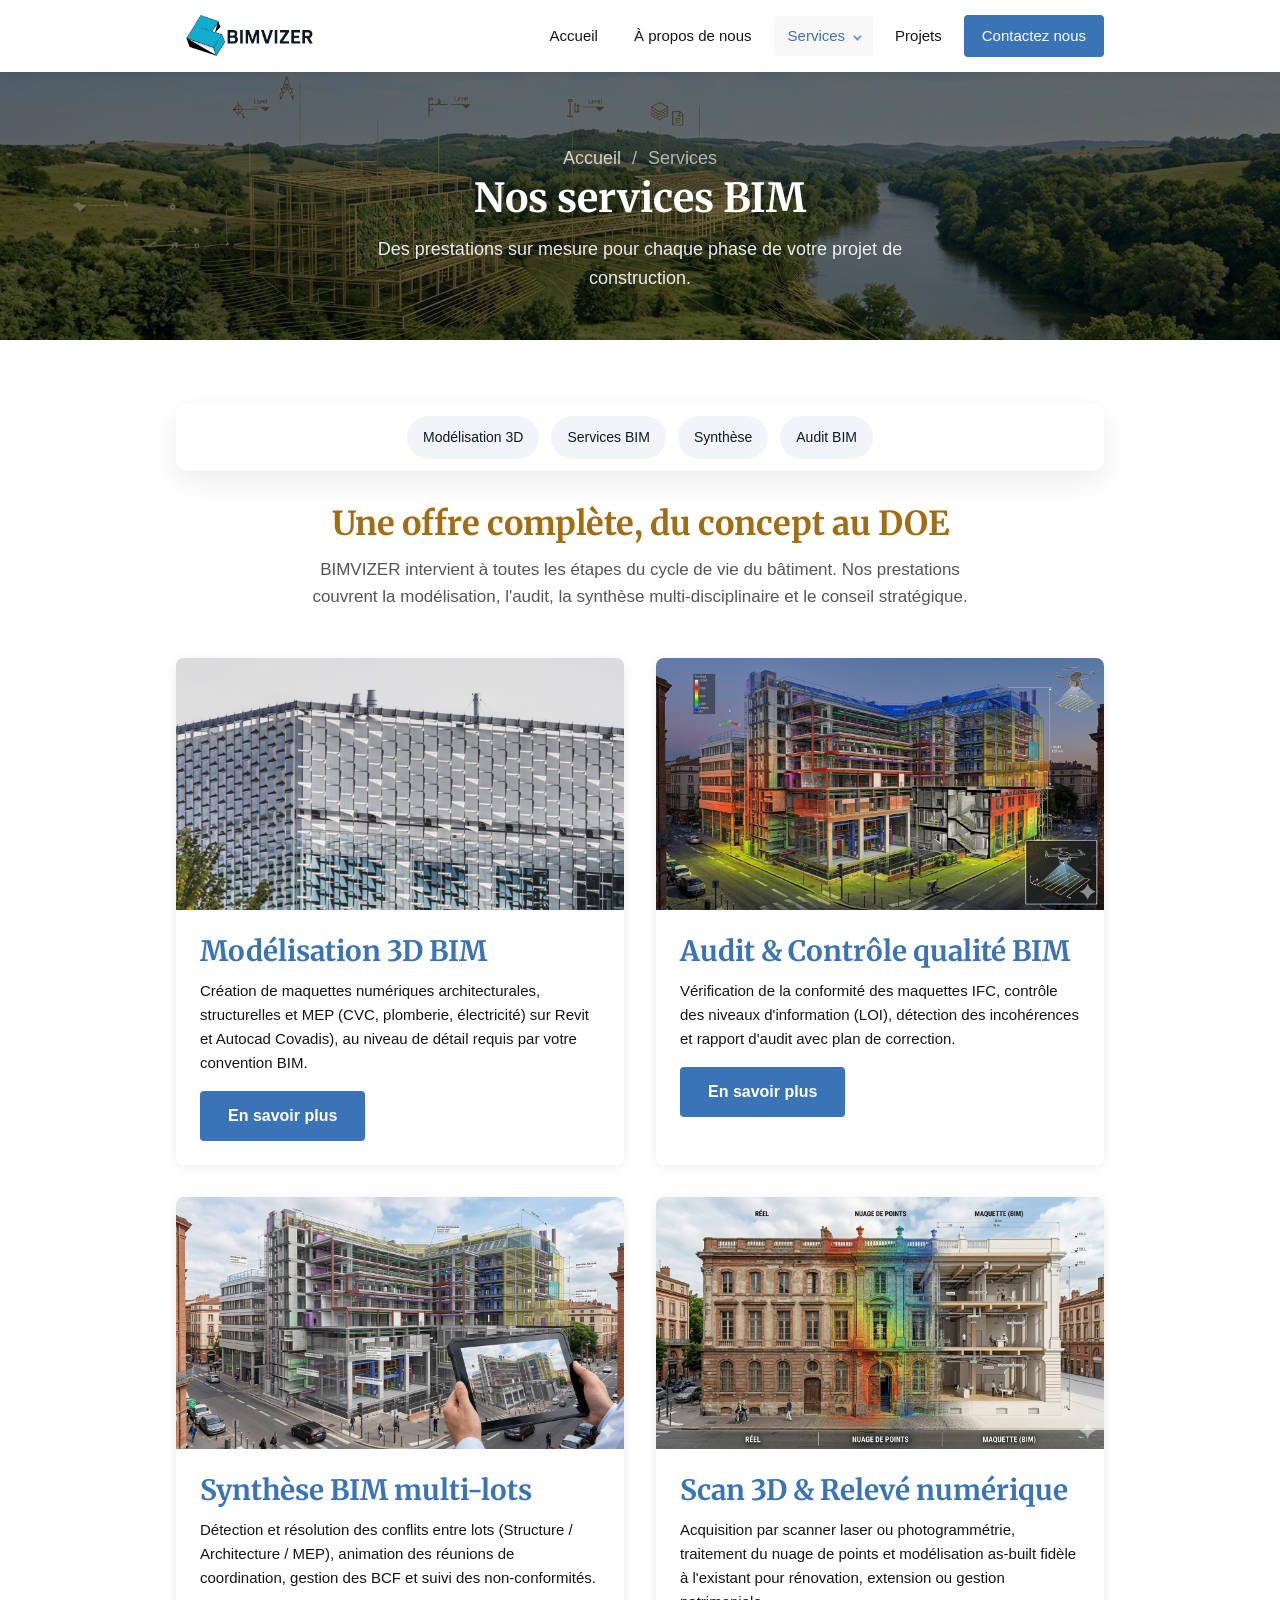
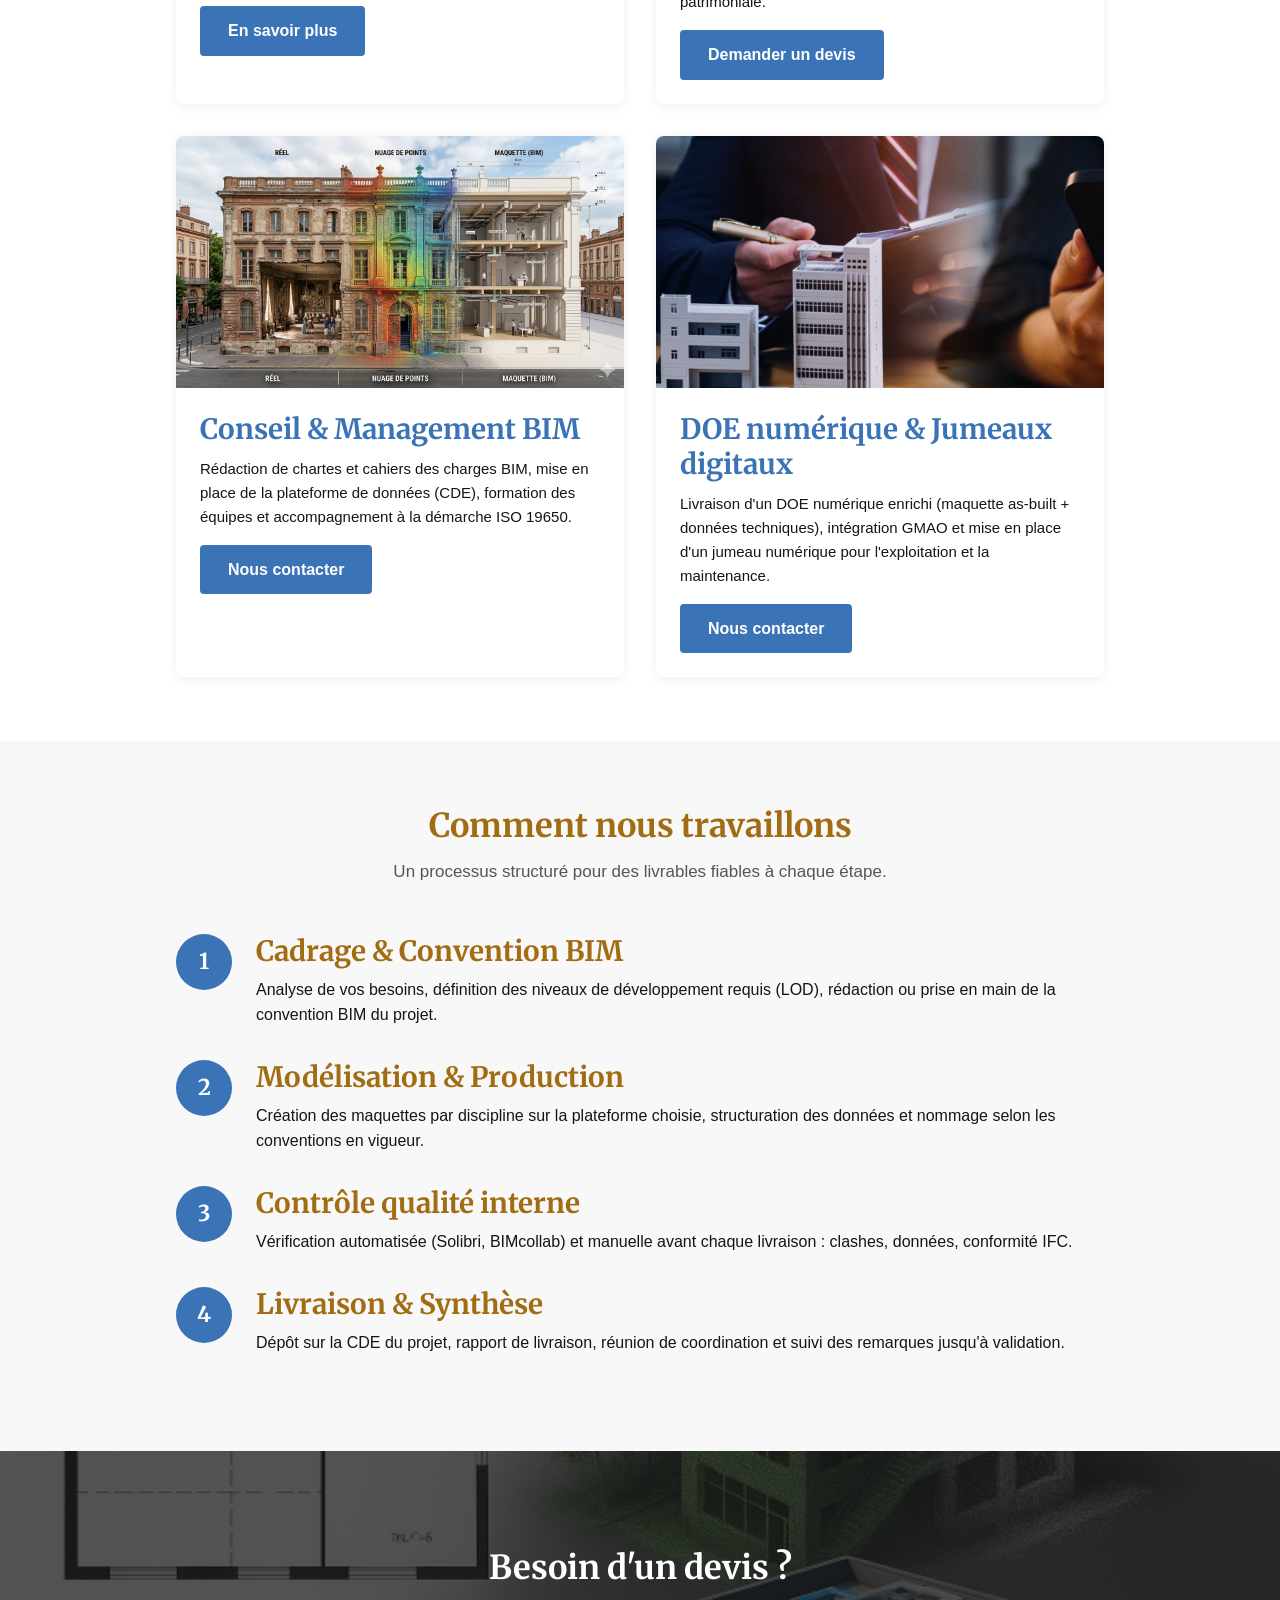
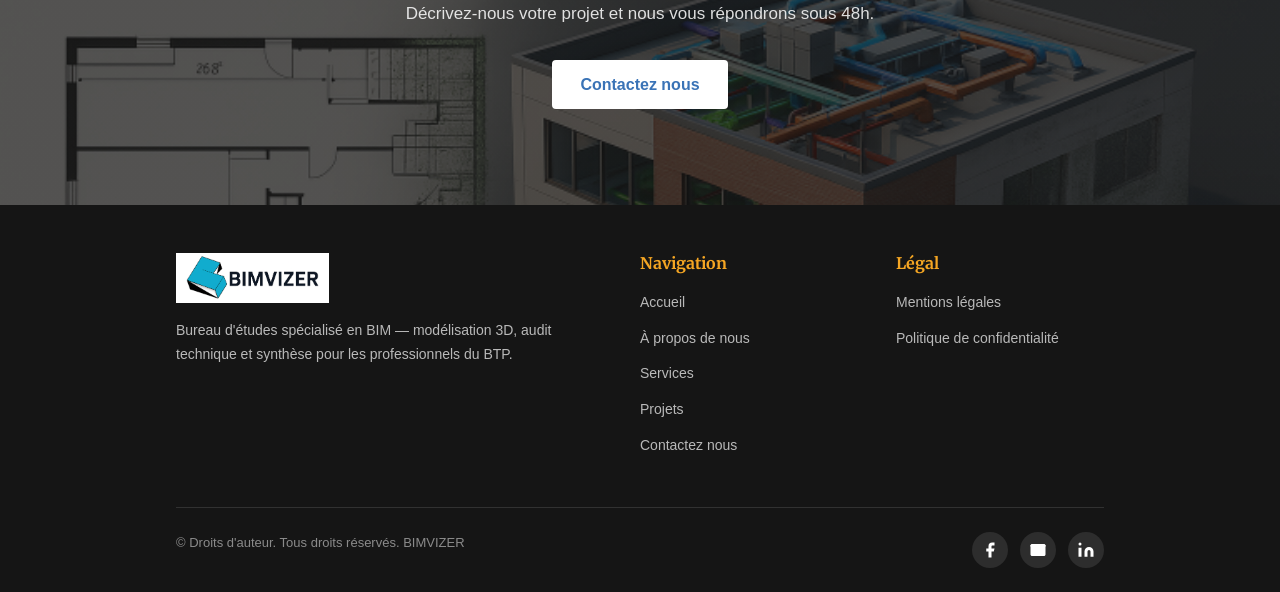
<file: pages/services.html>
<!DOCTYPE html>
<html lang="fr-FR">
<head>
  <meta charset="UTF-8">
  <meta name="viewport" content="width=device-width, initial-scale=1">
  <title>Services BIM — BIMVIZER</title>
  <meta name="description" content="Découvrez l'ensemble des services BIM proposés par BIMVIZER : modélisation 3D, audit, synthèse, conseil.">
  <link rel="icon" href="/favicon.ico">
  <link rel="icon" type="image/png" sizes="32x32" href="/favicon-32x32.png">
  <link rel="icon" type="image/png" sizes="16x16" href="/favicon-16x16.png">
  <link rel="apple-touch-icon" href="/apple-touch-icon.png">
  <link rel="manifest" href="/site.webmanifest">
  <link rel="stylesheet" href="../css/style.css">
</head>
<body>

<header class="site-header">
  <div class="header-inner">
    <a href="../index.html" class="logo-link">
      <img src="../assets/images/logo-nav.png" alt="BIMVIZER" height="48">
    </a>
    <input type="checkbox" id="nav-toggle" class="nav-toggle">
    <label for="nav-toggle" class="nav-toggle-label" aria-label="Menu">
      <span></span><span></span><span></span>
    </label>
    <nav class="site-nav" aria-label="Navigation principale">
      <a href="../index.html">Accueil</a>
      <a href="a-propos.html">À propos de nous</a>
      <div class="nav-dropdown">
        <a href="services.html" class="active">Services</a>
        <div class="nav-dropdown__menu">
          <a href="modelisation-3d.html">Modélisation 3D BIM</a>
          <a href="audit-bim.html">Audit & Contrôle qualité BIM</a>
          <a href="coordination-bim.html">Synthèse BIM</a>
          <a href="services.html#releve">Relevé / Scan 3D</a>
        </div>
      </div>
      <a href="projets.html">Projets</a>
      <a href="contact.html" class="nav-cta">Contactez nous</a>
    </nav>
  </div>
</header>

<section class="page-hero">
  <div class="container">
    <p class="breadcrumb"><a href="../index.html">Accueil</a> <span>/</span> Services</p>
    <h1>Nos services BIM</h1>
    <p>Des prestations sur mesure pour chaque phase de votre projet de construction.</p>
  </div>
</section>

<!-- INTRO -->
<section id="services-bim" class="section section--white">
  <div class="container">
    <div class="services-nav">
      <a href="#modelisation">Modélisation 3D</a>
      <a href="#services-bim">Services BIM</a>
      <a href="#coordination">Synthèse</a>
      <a href="#audit">Audit BIM</a>
    </div>
    <div class="section-title fade-up">
      <h2>Une offre complète, du concept au DOE</h2>
      <p>BIMVIZER intervient à toutes les étapes du cycle de vie du bâtiment. Nos prestations couvrent la modélisation, l'audit, la synthèse multi-disciplinaire et le conseil stratégique.</p>
    </div>
    <div class="services-grid">
      <div id="modelisation" class="service-card fade-up">
        <img class="service-card__img" src="../assets/images/bim-model-1.png" alt="Modélisation 3D">
        <div class="service-card__body">
          <h3>Modélisation 3D BIM</h3>
          <p>Création de maquettes numériques architecturales, structurelles et MEP (CVC, plomberie, électricité) sur Revit et Autocad Covadis), au niveau de détail requis par votre convention BIM.</p>
          <a href="modelisation-3d.html" class="btn btn--primary">En savoir plus</a>
        </div>
      </div>
      <div id="audit" class="service-card fade-up">
        <img class="service-card__img" src="../assets/images/audit-bim.png" alt="Audit BIM">
        <div class="service-card__body">
          <h3>Audit & Contrôle qualité BIM</h3>
          <p>Vérification de la conformité des maquettes IFC, contrôle des niveaux d'information (LOI), détection des incohérences et rapport d'audit avec plan de correction.</p>
          <a href="audit-bim.html" class="btn btn--primary">En savoir plus</a>
        </div>
      </div>
      <div id="coordination" class="service-card fade-up">
        <img class="service-card__img" src="../assets/images/coordination.png" alt="Synthèse BIM">
        <div class="service-card__body">
          <h3>Synthèse BIM multi-lots</h3>
          <p>Détection et résolution des conflits entre lots (Structure / Architecture / MEP), animation des réunions de coordination, gestion des BCF et suivi des non-conformités.</p>
          <a href="coordination-bim.html" class="btn btn--primary">En savoir plus</a>
        </div>
      </div>
      <div id="releve" class="service-card fade-up">
        <img class="service-card__img" src="../assets/images/scan3d.png" alt="Scan 3D">
        <div class="service-card__body">
          <h3>Scan 3D & Relevé numérique</h3>
          <p>Acquisition par scanner laser ou photogrammétrie, traitement du nuage de points et modélisation as-built fidèle à l'existant pour rénovation, extension ou gestion patrimoniale.</p>
          <a href="contact.html" class="btn btn--primary">Demander un devis</a>
        </div>
      </div>
      <div class="service-card fade-up">
        <img class="service-card__img" src="../assets/images/realite-bim.png" alt="Conseil BIM">
        <div class="service-card__body">
          <h3>Conseil & Management BIM</h3>
          <p>Rédaction de chartes et cahiers des charges BIM, mise en place de la plateforme de données (CDE), formation des équipes et accompagnement à la démarche ISO 19650.</p>
          <a href="contact.html" class="btn btn--primary">Nous contacter</a>
        </div>
      </div>
      <div class="service-card fade-up">
        <img class="service-card__img" src="../assets/images/services-img.png" alt="DOE numérique">
        <div class="service-card__body">
          <h3>DOE numérique & Jumeaux digitaux</h3>
          <p>Livraison d'un DOE numérique enrichi (maquette as-built + données techniques), intégration GMAO et mise en place d'un jumeau numérique pour l'exploitation et la maintenance.</p>
          <a href="contact.html" class="btn btn--primary">Nous contacter</a>
        </div>
      </div>
    </div>
  </div>
</section>

<!-- PROCESSUS -->
<section class="section section--light">
  <div class="container">
    <div class="section-title fade-up">
      <h2>Comment nous travaillons</h2>
      <p>Un processus structuré pour des livrables fiables à chaque étape.</p>
    </div>
    <div class="process-steps">
      <div class="process-step fade-up">
        <div class="step-num">1</div>
        <div class="step-body">
          <h3>Cadrage & Convention BIM</h3>
          <p>Analyse de vos besoins, définition des niveaux de développement requis (LOD), rédaction ou prise en main de la convention BIM du projet.</p>
        </div>
      </div>
      <div class="process-step fade-up">
        <div class="step-num">2</div>
        <div class="step-body">
          <h3>Modélisation & Production</h3>
          <p>Création des maquettes par discipline sur la plateforme choisie, structuration des données et nommage selon les conventions en vigueur.</p>
        </div>
      </div>
      <div class="process-step fade-up">
        <div class="step-num">3</div>
        <div class="step-body">
          <h3>Contrôle qualité interne</h3>
          <p>Vérification automatisée (Solibri, BIMcollab) et manuelle avant chaque livraison&nbsp;: clashes, données, conformité IFC.</p>
        </div>
      </div>
      <div class="process-step fade-up">
        <div class="step-num">4</div>
        <div class="step-body">
          <h3>Livraison & Synthèse</h3>
          <p>Dépôt sur la CDE du projet, rapport de livraison, réunion de coordination et suivi des remarques jusqu'à validation.</p>
        </div>
      </div>
    </div>
  </div>
</section>

<!-- CTA -->
<section class="service-section service-section--overlay">
  <div class="container" style="text-align:center;padding:32px 0">
    <div class="section-title section-title--white fade-up" style="margin-bottom:32px">
      <h2>Besoin d'un devis&nbsp;?</h2>
      <p>Décrivez-nous votre projet et nous vous répondrons sous 48h.</p>
    </div>
    <a href="contact.html" class="btn btn--white fade-up">Contactez nous</a>
  </div>
</section>

<footer class="site-footer">
  <div class="footer-inner">
    <div class="footer-top">
      <div class="footer-brand">
        <img src="/assets/images/logo-nav.png" alt="BIMVIZER">
        <p>Bureau d'études spécialisé en BIM&nbsp;— modélisation 3D, audit technique et synthèse pour les professionnels du BTP.</p>
      </div>
      <div class="footer-col">
        <h4>Navigation</h4>
        <ul>
          <li><a href="../index.html">Accueil</a></li>
          <li><a href="a-propos.html">À propos de nous</a></li>
          <li><a href="services.html">Services</a></li>
          <li><a href="projets.html">Projets</a></li>
          <li><a href="contact.html">Contactez nous</a></li>
        </ul>
      </div>
      <div class="footer-col">
        <h4>Légal</h4>
        <ul>
          <li><a href="/pages/mentions-legales.html">Mentions légales</a></li>
          <li><a href="/pages/politique-confidentialite.html">Politique de confidentialité</a></li>
        </ul>
      </div>
    </div>
    <div class="footer-bottom">
      <p class="footer-copy">&copy; Droits d'auteur. Tous droits réservés. BIMVIZER</p>
      <div class="social-links">
        <a href="https://www.facebook.com/" target="_blank" rel="noopener" aria-label="Facebook">
          <svg viewBox="0 0 24 24"><path d="M18 2h-3a5 5 0 0 0-5 5v3H7v4h3v8h4v-8h3l1-4h-4V7a1 1 0 0 1 1-1h3z"/></svg>
        </a>
        <a href="mailto:etudes@bimvizer.com" aria-label="Email">
          <svg viewBox="0 0 24 24"><path d="M4 4h16c1.1 0 2 .9 2 2v12c0 1.1-.9 2-2 2H4c-1.1 0-2-.9-2-2V6c0-1.1.9-2 2-2z"/><polyline points="22,6 12,13 2,6" style="fill:none;stroke:currentColor;stroke-width:2"/></svg>
        </a>
        <a href="https://www.linkedin.com/company/bimvizer/" target="_blank" rel="noopener noreferrer" aria-label="LinkedIn">
          <svg viewBox="0 0 24 24"><path d="M16 8a6 6 0 0 1 6 6v7h-4v-7a2 2 0 0 0-2-2 2 2 0 0 0-2 2v7h-4v-7a6 6 0 0 1 6-6z"/><rect x="2" y="9" width="4" height="12"/><circle cx="4" cy="4" r="2"/></svg>
        </a>
      </div>
    </div>
  </div>
</footer>
<script>
(function(){
  var els = document.querySelectorAll('.fade-up');
  if (!('IntersectionObserver' in window)) { els.forEach(function(el){ el.classList.add('is-visible'); }); return; }
  var io = new IntersectionObserver(function(entries){
    entries.forEach(function(e){ if(e.isIntersecting){ e.target.classList.add('is-visible'); io.unobserve(e.target); } });
  }, { threshold: 0.1 });
  els.forEach(function(el){ io.observe(el); });
})();

// Active link on scroll for .services-nav
(function(){
  var links = document.querySelectorAll('.services-nav a');
  if (!links.length) return;
  var targets = Array.prototype.map.call(links, function(l){
    return document.getElementById(l.getAttribute('href').slice(1));
  }).filter(Boolean);

  function onScroll(){
    var current = "";
    targets.forEach(function(section){
      var sectionTop = section.offsetTop - 120;
      if (window.scrollY >= sectionTop) current = section.id;
    });
    links.forEach(function(link){
      link.classList.toggle('active', link.getAttribute('href') === '#' + current);
    });
  }
  window.addEventListener('scroll', onScroll, { passive: true });
  onScroll();
})();
</script>
</body>
</html>
</file>
<file: css/style.css>
/* ============================================================
   BIMVIZER — Design System
   Couleurs:  bg=#f8f8f8  text=#151515  primary=#3a73b6
              gold=#a26c13  footer-gold=#F5A623  footer-bg=#151515
   Polices:   Arial (body)  Merriweather (headings)
   Max-width: 960px (content)
   ============================================================ */

@import url('https://fonts.googleapis.com/css2?family=Merriweather:wght@300;400;700&display=swap');

/* ---- Reset ---- */
*, *::before, *::after { box-sizing: border-box; margin: 0; padding: 0; }
img { max-width: 100%; height: auto; display: block; }
a { text-decoration: none; color: inherit; }
ul { list-style: none; }

/* ---- Root tokens ---- */
:root {
  --bg:          #f8f8f8;
  --text:        #151515;
  --primary:     #3a73b6;
  --gold:        #a26c13;
  --footer-gold: #F5A623;
  --footer-bg:   #151515;
  --teal:        #50E3C2;
  --white:       #ffffff;
  --max-w:       960px;
  --radius:      4px;
  --transition:  0.25s ease;
}

/* ---- Base ---- */
html { scroll-behavior: smooth; }
body {
  font-family: Arial, Helvetica, sans-serif;
  font-size: 16px;
  line-height: 1.6;
  color: var(--text);
  background: var(--bg);
}
h1, h2, h3, h4, h5, h6 {
  font-family: 'Merriweather', Georgia, serif;
  line-height: 1.25;
}
h1 { font-size: 40px; }
h2 { font-size: 33px; }
h3 { font-size: 28px; }
h4 { font-size: 23px; }
h5 { font-size: 19px; }
h6 { font-size: 16px; }
p { margin-bottom: 1em; }
p:last-child { margin-bottom: 0; }

/* ---- Layout helpers ---- */
.container {
  width: 100%;
  max-width: var(--max-w);
  margin: 0 auto;
  padding: 0 16px;
}
.section { padding: 64px 0; }
.section--white  { background: var(--white); color: var(--text); }
.section--light  { background: var(--bg);    color: var(--text); }
.section--dark   { background: var(--footer-bg); color: var(--white); }

/* ---- Buttons ---- */
.btn {
  display: inline-block;
  padding: 12px 28px;
  border-radius: var(--radius);
  font-family: Arial, sans-serif;
  font-size: 16px;
  font-weight: 600;
  cursor: pointer;
  transition: opacity var(--transition), background var(--transition);
  border: none;
}
.btn--primary {
  background: var(--primary);
  color: var(--white);
}
.btn--primary:hover { opacity: 0.88; }
.btn--ghost {
  background: transparent;
  color: var(--primary);
  border: 2px solid var(--primary);
}
.btn--ghost:hover { background: var(--primary); color: var(--white); }
.btn--white {
  background: var(--white);
  color: var(--primary);
}
.btn--white:hover { background: var(--bg); }

/* ---- Grid ---- */
.row {
  display: flex;
  flex-wrap: wrap;
  gap: 32px;
  align-items: center;
}
.row--reverse { flex-direction: row-reverse; }
.col-6 { flex: 0 0 calc(50% - 16px); max-width: calc(50% - 16px); }
.col-4 { flex: 0 0 calc(33.333% - 22px); max-width: calc(33.333% - 22px); }
.col-3 { flex: 0 0 calc(25% - 24px); max-width: calc(25% - 24px); }
.col-12 { flex: 0 0 100%; max-width: 100%; }

/* ============================================================
   HEADER / NAV
   ============================================================ */
.site-header {
  position: sticky;
  top: 0;
  z-index: 1000;
  background: var(--white);
  box-shadow: 0 2px 8px rgba(0,0,0,0.08);
}
.header-inner {
  display: flex;
  align-items: center;
  justify-content: space-between;
  height: 72px;
  max-width: var(--max-w);
  margin: 0 auto;
  padding: 0 16px;
}
.logo-link img {
  height: 48px;
  width: auto;
}

/* Nav */
.site-nav { display: flex; align-items: center; gap: 8px; }
.site-nav a {
  padding: 8px 14px;
  border-radius: var(--radius);
  font-size: 15px;
  color: var(--text);
  transition: background var(--transition), color var(--transition);
}
.site-nav a:hover,
.site-nav a.active { background: var(--bg); color: var(--primary); }
.site-nav a.nav-cta {
  background: var(--primary);
  color: var(--white);
  padding: 9px 18px;
}
.site-nav a.nav-cta:hover { opacity: 0.88; }

/* Hamburger */
.nav-toggle { display: none; }
.nav-toggle-label {
  display: none;
  flex-direction: column;
  gap: 5px;
  cursor: pointer;
  padding: 4px;
}
.nav-toggle-label span {
  display: block;
  width: 26px;
  height: 2px;
  background: var(--text);
  transition: all var(--transition);
}

/* ============================================================
   HERO
   ============================================================ */
.hero {
  position: relative;
  min-height: 560px;
  display: flex;
  align-items: center;
  background:
    linear-gradient(rgba(0,0,0,0.55), rgba(0,0,0,0.55)),
    url('../assets/images/nature.png') center/cover no-repeat;
  color: var(--white);
  padding: 80px 0;
}
.hero .container { position: relative; z-index: 1; }
.hero__inner { max-width: 600px; }
.hero h1 {
  color: var(--white);
  font-size: 40px;
  margin-bottom: 20px;
}
.hero p {
  font-size: 18px;
  opacity: 0.92;
  margin-bottom: 32px;
}

/* ============================================================
   ABOUT SECTION
   ============================================================ */
.about-grid {
  display: grid;
  grid-template-columns: 1fr 1fr;
  gap: 48px;
  align-items: center;
}
.about-text h2 { color: var(--gold); margin-bottom: 20px; }
.about-text p  { color: var(--text); margin-bottom: 16px; }
.about-text .btn { margin-top: 8px; }
.about-images {
  display: grid;
  grid-template-columns: 3fr 1fr;
  gap: 16px;
  align-items: start;
  perspective: 1000px;
  padding: 24px 40px 48px 16px;
}

/* ── 3D parallelepiped block effect ─────────────────────────── */
.img-3d-wrap {
  position: relative;
  display: block;
  border-radius: 2px;
  transform: rotateY(-18deg) rotateX(5deg);
  transform-style: preserve-3d;
  box-shadow:
    0 24px 48px rgba(0, 0, 0, 0.34),
    0 8px 18px rgba(0, 0, 0, 0.22);
  transition: transform 0.35s ease, box-shadow 0.35s ease;
  will-change: transform;
}
.img-3d-wrap::before,
.img-3d-wrap::after {
  content: "";
  position: absolute;
  pointer-events: none;
  background: linear-gradient(135deg, rgba(58,115,182,0.22), rgba(21,21,21,0.42));
  transform-style: preserve-3d;
}
.img-3d-wrap::before {
  top: 10px;
  right: -18px;
  width: 18px;
  height: calc(100% - 2px);
  transform: rotateY(90deg);
  transform-origin: left center;
  filter: brightness(0.72);
}
.img-3d-wrap::after {
  left: 9px;
  bottom: -18px;
  width: calc(100% - 1px);
  height: 18px;
  transform: rotateX(90deg);
  transform-origin: center top;
  filter: brightness(0.62);
}
.img-3d-wrap:hover {
  transform: rotateY(-10deg) rotateX(3deg);
  box-shadow:
    0 20px 40px rgba(0, 0, 0, 0.3),
    0 5px 15px rgba(0, 0, 0, 0.2);
}
.img-3d-wrap--secondary {
  margin-top: 52px;
  box-shadow:
    0 20px 38px rgba(0, 0, 0, 0.3),
    0 6px 14px rgba(0, 0, 0, 0.2);
}
.img-3d-wrap img {
  position: relative;
  z-index: 2;
  display: block;
  width: 100%;
  height: 100%;
  object-fit: cover;
  border-radius: 2px;
  transform: translateZ(18px);
}

/* ============================================================
   STATS STRIP
   ============================================================ */
.stats-section { padding: 48px 0; background: var(--bg); }
.stats-grid {
  display: grid;
  grid-template-columns: repeat(3, 1fr);
  gap: 24px;
  text-align: center;
}
.stat-item h2 {
  color: var(--primary);
  font-size: 48px;
  font-weight: 700;
  margin-bottom: 8px;
}
.stat-item p { color: var(--text); font-size: 16px; }

/* ============================================================
   SERVICE SECTIONS (alternating image/text)
   ============================================================ */
.service-section { padding: 64px 0; }
.service-section--overlay {
  position: relative;
  background-color: #50E3C2;
  background-image:
    linear-gradient(rgba(21,21,21,0.72), rgba(21,21,21,0.72)),
    var(--service-bg-img, url('../assets/images/hero-bg.png'));
  background-size: cover;
  background-position: center;
  color: var(--white);
}
.service-section--overlay h2 { color: var(--white); }
.service-section--overlay p  { color: rgba(255,255,255,0.9); }

.service-layout {
  display: grid;
  grid-template-columns: 1fr 1fr;
  gap: 48px;
  align-items: center;
}
.service-layout--reverse { direction: rtl; }
.service-layout--reverse > * { direction: ltr; }

.service-text h2 { color: var(--gold); margin-bottom: 16px; }
.service-section--overlay .service-text h2 { color: var(--white); }
.service-text p  { margin-bottom: 16px; }
.service-text .btn { margin-top: 8px; }
.service-image img {
  width: 100%;
  border-radius: var(--radius);
  object-fit: cover;
  max-height: 420px;
}

/* ============================================================
   SERVICES CARDS PAGE
   ============================================================ */
.services-grid {
  display: grid;
  grid-template-columns: repeat(2, 1fr);
  gap: 32px;
  margin-top: 40px;
}
.service-card {
  background: var(--white);
  border-radius: 8px;
  overflow: hidden;
  box-shadow: 0 2px 12px rgba(0,0,0,0.07);
  transition: transform var(--transition), box-shadow var(--transition);
}
.service-card:hover {
  transform: translateY(-4px);
  box-shadow: 0 8px 24px rgba(0,0,0,0.12);
}
.service-card__img { aspect-ratio: 16/9; object-fit: cover; width: 100%; }
.service-card__body { padding: 24px; }
.service-card__body h3 { color: var(--primary); margin-bottom: 10px; }
.service-card__body p  { color: var(--text); font-size: 15px; margin-bottom: 16px; }

/* ============================================================
   PROJECTS GRID
   ============================================================ */
.projects-grid {
  display: grid;
  grid-template-columns: repeat(3, 1fr);
  gap: 28px;
  margin-top: 40px;
}
.project-card {
  background: var(--white);
  border-radius: 8px;
  overflow: hidden;
  box-shadow: 0 2px 12px rgba(0,0,0,0.07);
  transition: transform var(--transition);
}
.project-card:hover { transform: translateY(-4px); }
.project-card__img { aspect-ratio: 4/3; object-fit: cover; width: 100%; }
.project-card__body { padding: 20px; }
.project-card__body h3 { color: var(--primary); font-size: 20px; margin-bottom: 8px; }
.project-card__meta { font-size: 13px; color: #666; margin-bottom: 8px; }
.project-card__body p  { font-size: 15px; color: var(--text); }

/* ============================================================
   CONTACT
   ============================================================ */
.contact-grid {
  display: grid;
  grid-template-columns: 1fr 1fr;
  gap: 48px;
  align-items: start;
}
.contact-info h2 { color: var(--gold); margin-bottom: 24px; }
.contact-info-list { margin-bottom: 32px; }
.contact-info-list li {
  display: flex;
  align-items: flex-start;
  gap: 12px;
  margin-bottom: 16px;
  font-size: 16px;
}
.contact-info-list li span.icon {
  font-size: 20px;
  flex-shrink: 0;
  margin-top: 2px;
}
.map-wrapper {
  width: 100%;
  border-radius: var(--radius);
  overflow: hidden;
  margin-top: 16px;
}
.map-wrapper img { width: 100%; }

/* Form */
.contact-form h2 { color: var(--gold); margin-bottom: 24px; }
.form-group { margin-bottom: 20px; }
.form-group label {
  display: block;
  font-size: 14px;
  font-weight: 600;
  margin-bottom: 6px;
  color: var(--text);
}
.form-group .required { color: #c00; }
.form-control {
  width: 100%;
  padding: 12px 14px;
  border: 1px solid #d0d0d0;
  border-radius: var(--radius);
  font-family: Arial, sans-serif;
  font-size: 16px;
  color: var(--text);
  background: var(--white);
  transition: border-color var(--transition);
}
.form-control:focus {
  outline: none;
  border-color: var(--primary);
}
textarea.form-control { min-height: 140px; resize: vertical; }
.form-check {
  display: flex;
  align-items: flex-start;
  gap: 10px;
  margin-bottom: 20px;
}
.form-check input { margin-top: 3px; flex-shrink: 0; }
.form-check label { font-size: 14px; color: var(--text); }
.form-submit { text-align: left; }
.form-msg { margin-top: 12px; font-size: 14px; }
.form-msg--error { color: #c00; }
.form-msg--success { color: #2a7a2a; }

/* ============================================================
   PAGE HERO (inner pages)
   ============================================================ */
.page-hero {
  padding: 72px 0 48px;
  background:
    linear-gradient(rgba(0,0,0,0.55), rgba(0,0,0,0.55)),
    url('../assets/images/nature.png') center/cover no-repeat;
  color: var(--white);
  text-align: center;
}
.page-hero h1 { color: var(--white); margin-bottom: 12px; }
.page-hero p  { font-size: 18px; opacity: 0.9; max-width: 600px; margin: 0 auto; }

/* Breadcrumb */
.breadcrumb {
  font-size: 14px;
  color: rgba(255,255,255,0.7);
  margin-bottom: 16px;
}
.breadcrumb a { color: rgba(255,255,255,0.85); }
.breadcrumb a:hover { color: var(--white); }
.breadcrumb span { margin: 0 6px; }

/* ============================================================
   SECTION TITLE BLOCK
   ============================================================ */
.section-title { text-align: center; margin-bottom: 48px; }
.section-title h2 { color: var(--gold); margin-bottom: 12px; }
.section-title p  { font-size: 17px; color: #555; max-width: 680px; margin: 0 auto; }
.section-title--white h2 { color: var(--white); }
.section-title--white p  { color: rgba(255,255,255,0.85); }

/* ============================================================
   ABOUT PAGE — TEAM / VALUES
   ============================================================ */
.values-grid {
  display: grid;
  grid-template-columns: repeat(3, 1fr);
  gap: 28px;
  margin-top: 40px;
}
.value-card {
  text-align: center;
  padding: 32px 24px;
  background: var(--white);
  border-radius: 8px;
  box-shadow: 0 2px 12px rgba(0,0,0,0.07);
}
.value-card__icon {
  font-size: 40px;
  margin-bottom: 16px;
  display: flex;
  align-items: center;
  justify-content: center;
}
.value-card__icon svg { transition: transform 0.3s ease; }
.value-card:hover .value-card__icon svg { transform: scale(1.1); }

/* ---- Services nav (sticky, premium) ---- */
.service-card[id] { scroll-margin-top: 110px; }
section[id]       { scroll-margin-top: 90px;  }

.services-nav {
  position: sticky;
  top: 80px;
  z-index: 100;
  display: flex;
  gap: 12px;
  flex-wrap: wrap;
  justify-content: center;
  padding: 12px;
  margin-bottom: 32px;
  background: rgba(255,255,255,0.9);
  -webkit-backdrop-filter: blur(10px);
  backdrop-filter: blur(10px);
  border-radius: 12px;
  box-shadow: 0 10px 30px rgba(0,0,0,0.08);
}
.services-nav a {
  padding: 10px 16px;
  border-radius: 999px;
  text-decoration: none;
  font-weight: 500;
  font-size: 14px;
  background: #f1f5f9;
  color: #0f172a;
  transition: all 0.3s ease;
}
.services-nav a:hover {
  background: #2563eb;
  color: #fff;
  transform: translateY(-2px);
}
.services-nav a.active {
  background: #2563eb;
  color: #fff;
}

@media (max-width: 768px) {
  .services-nav {
    top: 64px;
    gap: 8px;
    padding: 10px;
  }
  .services-nav a { padding: 8px 12px; font-size: 13px; }
}

/* ---- Services nav dropdown (header) ---- */

.nav-dropdown { position: relative; display: inline-flex; align-items: center; }
.nav-dropdown > a::after {
  content: "";
  display: inline-block;
  width: 6px;
  height: 6px;
  margin-left: 8px;
  border-right: 2px solid currentColor;
  border-bottom: 2px solid currentColor;
  transform: rotate(45deg) translateY(-2px);
  opacity: 0.7;
}
.nav-dropdown__menu {
  position: absolute;
  top: 100%;
  left: 0;
  display: none;
  flex-direction: column;
  background: #fff;
  box-shadow: 0 6px 20px rgba(0,0,0,0.12);
  border-radius: var(--radius);
  min-width: 260px;
  padding: 6px;
  z-index: 100;
}
.nav-dropdown:hover .nav-dropdown__menu,
.nav-dropdown:focus-within .nav-dropdown__menu { display: flex; }
.nav-dropdown__menu a {
  white-space: nowrap;
  padding: 10px 14px;
  font-size: 14px;
  color: var(--text);
  border-radius: var(--radius);
  transition: background var(--transition), color var(--transition);
}
.nav-dropdown__menu a:hover { background: var(--bg); color: var(--primary); }

/* ---- Clients slider ---- */
.clients-slider {
  overflow: hidden;
  padding: 40px 0;
}
.clients-slider .slider-track {
  display: flex;
  gap: 60px;
  align-items: center;
  width: max-content;
  animation: clients-scroll 20s linear infinite;
}
.clients-slider .slider-track img {
  height: 60px;
  width: auto;
  object-fit: contain;
  filter: grayscale(100%);
  opacity: 0.8;
  transition: filter 0.3s ease, opacity 0.3s ease;
}
.clients-slider .slider-track img:hover {
  filter: grayscale(0);
  opacity: 1;
}
@keyframes clients-scroll {
  0%   { transform: translateX(0); }
  100% { transform: translateX(-50%); }
}
.value-card h3 { color: var(--primary); font-size: 20px; margin-bottom: 10px; }
.value-card p  { color: var(--text); font-size: 15px; }

.team-grid {
  display: grid;
  grid-template-columns: repeat(3, 1fr);
  gap: 32px;
  margin-top: 40px;
}
.team-card { text-align: center; }
.team-card__img {
  width: 140px; height: 140px;
  border-radius: 50%;
  object-fit: cover;
  margin: 0 auto 16px;
  background: var(--bg);
  border: 3px solid var(--primary);
}
.team-card h3 { color: var(--primary); margin-bottom: 4px; }
.team-card p  { font-size: 14px; color: #666; }

/* ============================================================
   AUDIT BIM PAGE
   ============================================================ */
.process-steps {
  counter-reset: steps;
  margin-top: 40px;
}
.process-step {
  display: grid;
  grid-template-columns: 56px 1fr;
  gap: 24px;
  align-items: start;
  margin-bottom: 32px;
}
.step-num {
  counter-increment: steps;
  width: 56px; height: 56px;
  border-radius: 50%;
  background: var(--primary);
  color: var(--white);
  display: flex;
  align-items: center;
  justify-content: center;
  font-family: 'Merriweather', serif;
  font-size: 22px;
  font-weight: 700;
  flex-shrink: 0;
}
.step-body h3 { color: var(--gold); margin-bottom: 8px; }

/* ============================================================
   FOOTER
   ============================================================ */
.site-footer {
  background: var(--footer-bg);
  color: var(--white);
  padding: 48px 0 24px;
}
.footer-inner {
  max-width: var(--max-w);
  margin: 0 auto;
  padding: 0 16px;
}
.footer-top {
  display: grid;
  grid-template-columns: 2fr 1fr 1fr;
  gap: 48px;
  padding-bottom: 40px;
  border-bottom: 1px solid rgba(255,255,255,0.12);
  margin-bottom: 24px;
}
.footer-brand img {
  height: 50px;
  width: auto;
  max-width: 100%;
  margin-bottom: 16px;
  background: transparent;
  display: block;
}
.footer-brand p { font-size: 14px; color: rgba(255,255,255,0.7); line-height: 1.7; }
.footer-col h4 {
  font-family: 'Merriweather', serif;
  color: var(--footer-gold);
  font-size: 16px;
  margin-bottom: 16px;
}
.footer-col ul li { margin-bottom: 10px; }
.footer-col ul li a {
  font-size: 14px;
  color: rgba(255,255,255,0.7);
  transition: color var(--transition);
}
.footer-col ul li a:hover { color: var(--footer-gold); }
.footer-bottom {
  display: flex;
  align-items: center;
  justify-content: space-between;
  flex-wrap: wrap;
  gap: 12px;
}
.footer-copy { font-size: 13px; color: rgba(255,255,255,0.5); }
.social-links { display: flex; gap: 12px; }
.social-links a {
  width: 36px; height: 36px;
  border-radius: 50%;
  background: rgba(255,255,255,0.1);
  display: flex; align-items: center; justify-content: center;
  color: var(--white);
  font-size: 16px;
  transition: background var(--transition);
}
.social-links a:hover { background: var(--footer-gold); }
.social-links svg { width: 18px; height: 18px; fill: currentColor; }

/* ============================================================
   ANIMATIONS
   ============================================================ */
.fade-up {
  opacity: 0;
  transform: translateY(24px);
  transition: opacity 0.55s ease, transform 0.55s ease;
}
.fade-up.is-visible { opacity: 1; transform: translateY(0); }

/* ============================================================
   RESPONSIVE — TABLET (≤ 1024px)
   ============================================================ */
@media (max-width: 1024px) {
  h1 { font-size: 35px; }
  h2 { font-size: 29px; }
  h3 { font-size: 24px; }
  .about-grid,
  .service-layout,
  .contact-grid { grid-template-columns: 1fr; }
  .service-layout--reverse { direction: ltr; }
  .about-images { grid-template-columns: 1fr; padding: 16px 20px 32px 8px; }
  .about-images .img-3d-wrap--secondary { display: none; }
  .img-3d-wrap,
  .img-3d-wrap--secondary {
    transform: rotateX(4deg) rotateY(-8deg);
  }
  .img-3d-wrap:hover { transform: rotateX(3deg) rotateY(-6deg); }
  .footer-top { grid-template-columns: 1fr 1fr; }
  .projects-grid { grid-template-columns: repeat(2, 1fr); }
  .values-grid { grid-template-columns: repeat(2, 1fr); }
  .team-grid    { grid-template-columns: repeat(2, 1fr); }
}

/* ============================================================
   RESPONSIVE — MOBILE (≤ 768px)
   ============================================================ */
@media (max-width: 768px) {
  h1 { font-size: 30px; }
  h2 { font-size: 24px; }
  h3 { font-size: 20px; }
  .section { padding: 48px 0; }
  .hero { min-height: 420px; padding: 60px 0; }
  .hero h1 { font-size: 28px; }

  /* Mobile nav */
  .nav-toggle-label { display: flex; }
  .site-nav {
    display: none;
    position: absolute;
    top: 72px; left: 0; right: 0;
    background: var(--white);
    flex-direction: column;
    align-items: stretch;
    padding: 16px;
    box-shadow: 0 4px 12px rgba(0,0,0,0.1);
    gap: 4px;
  }
  .nav-toggle:checked ~ .site-nav { display: flex; }
  .site-nav a { padding: 12px 16px; border-radius: var(--radius); }

  /* Mobile dropdown: flatten inside the column nav */
  .nav-dropdown { display: flex; flex-direction: column; align-items: stretch; }
  .nav-dropdown > a::after { display: none; }
  .nav-dropdown__menu {
    position: static;
    display: flex;
    box-shadow: none;
    background: transparent;
    padding: 0 0 0 12px;
    min-width: 0;
  }
  .nav-dropdown__menu a { padding: 8px 12px; font-size: 14px; }

  .stats-grid { grid-template-columns: 1fr; gap: 32px; }
  .services-grid { grid-template-columns: 1fr; }
  .projects-grid { grid-template-columns: 1fr; }
  .values-grid   { grid-template-columns: 1fr; }
  .team-grid     { grid-template-columns: 1fr; }
  .footer-top    { grid-template-columns: 1fr; gap: 32px; }
  .footer-bottom { flex-direction: column; text-align: center; }
  .col-6, .col-4, .col-3 { flex: 0 0 100%; max-width: 100%; }
}
</file>
